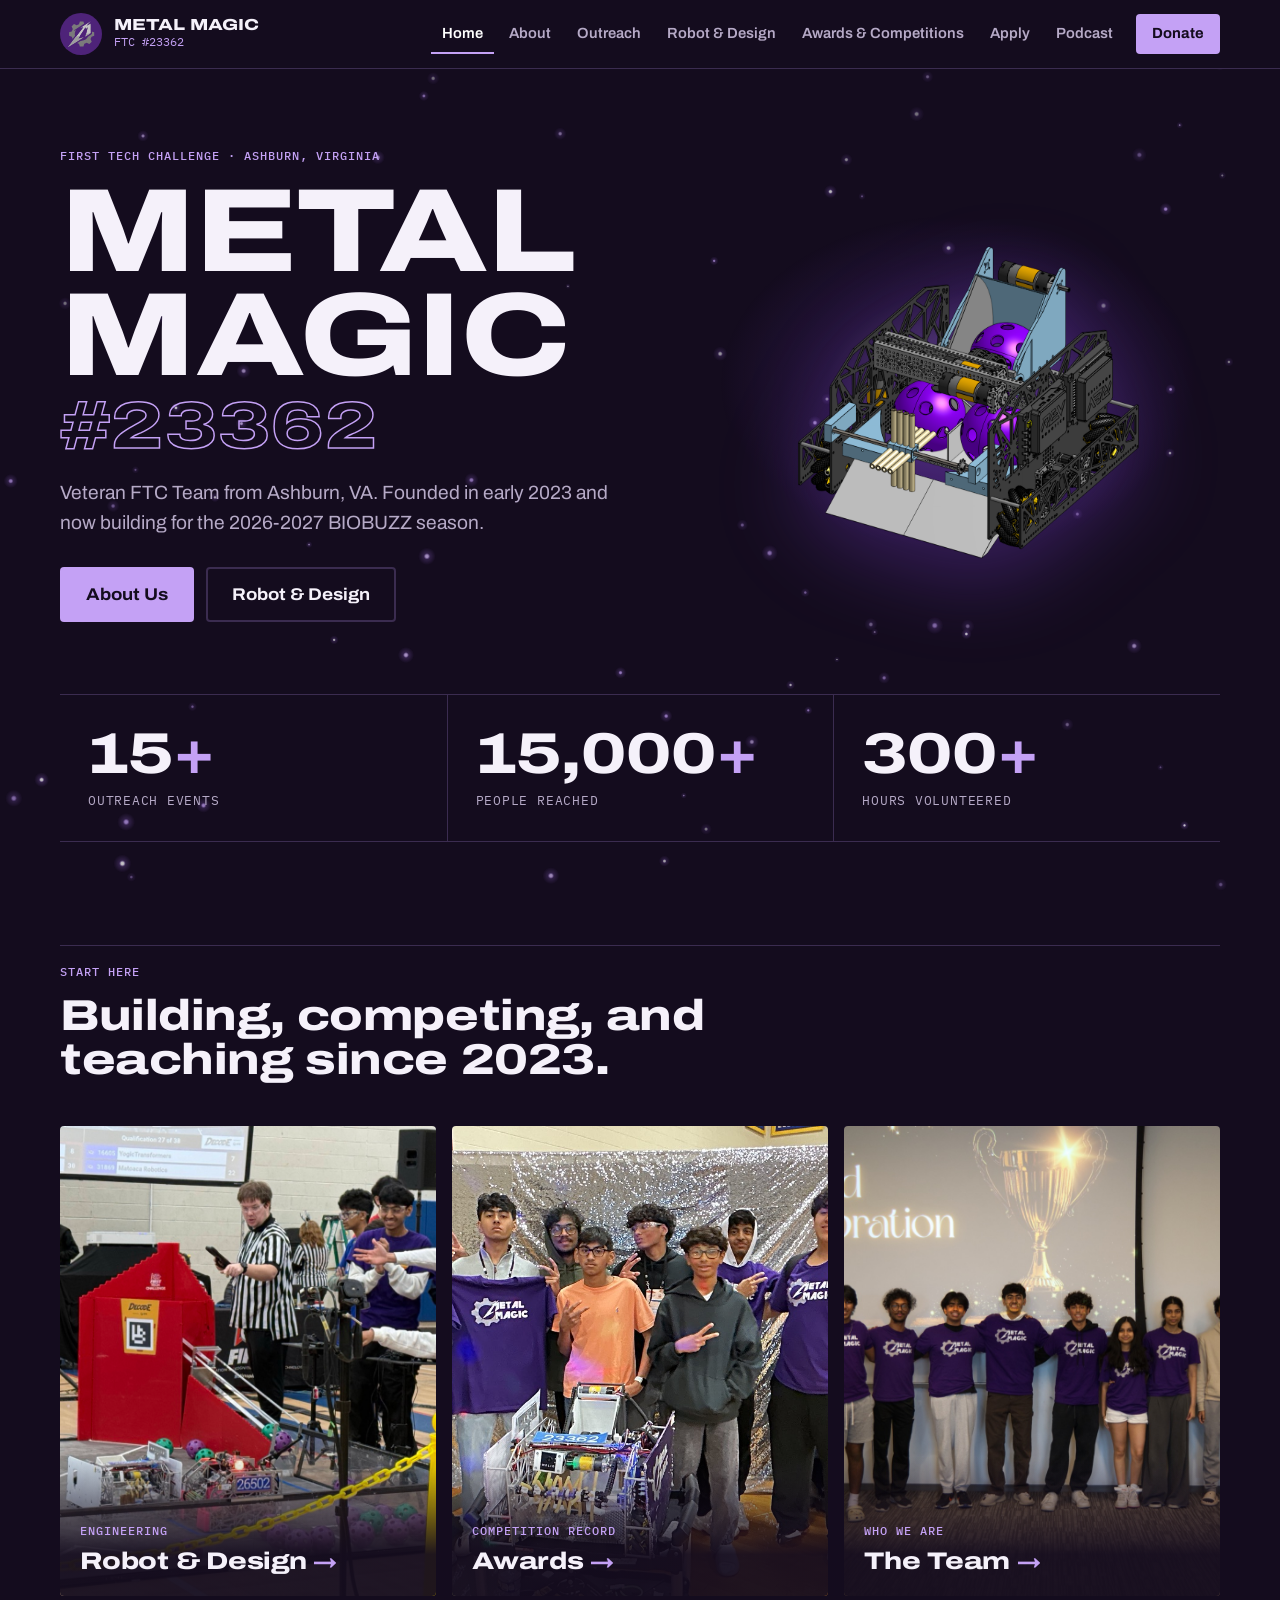
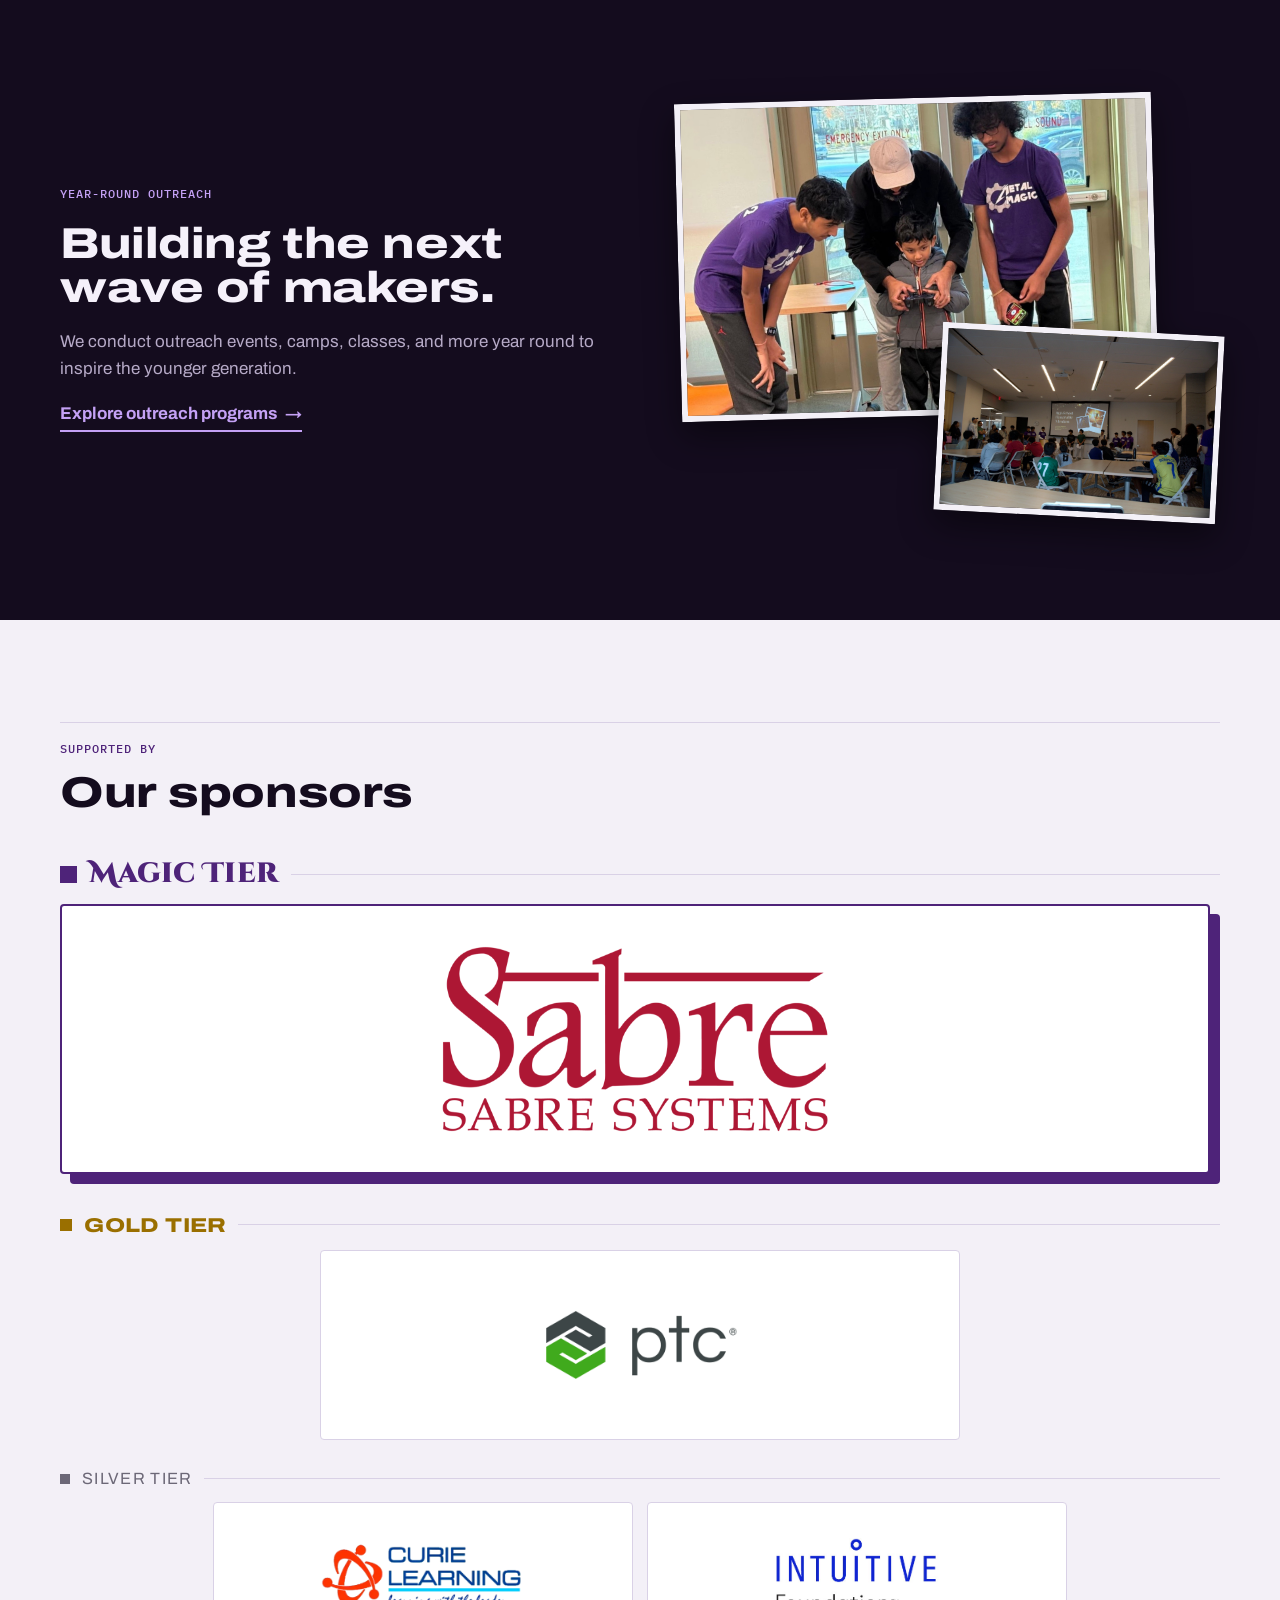
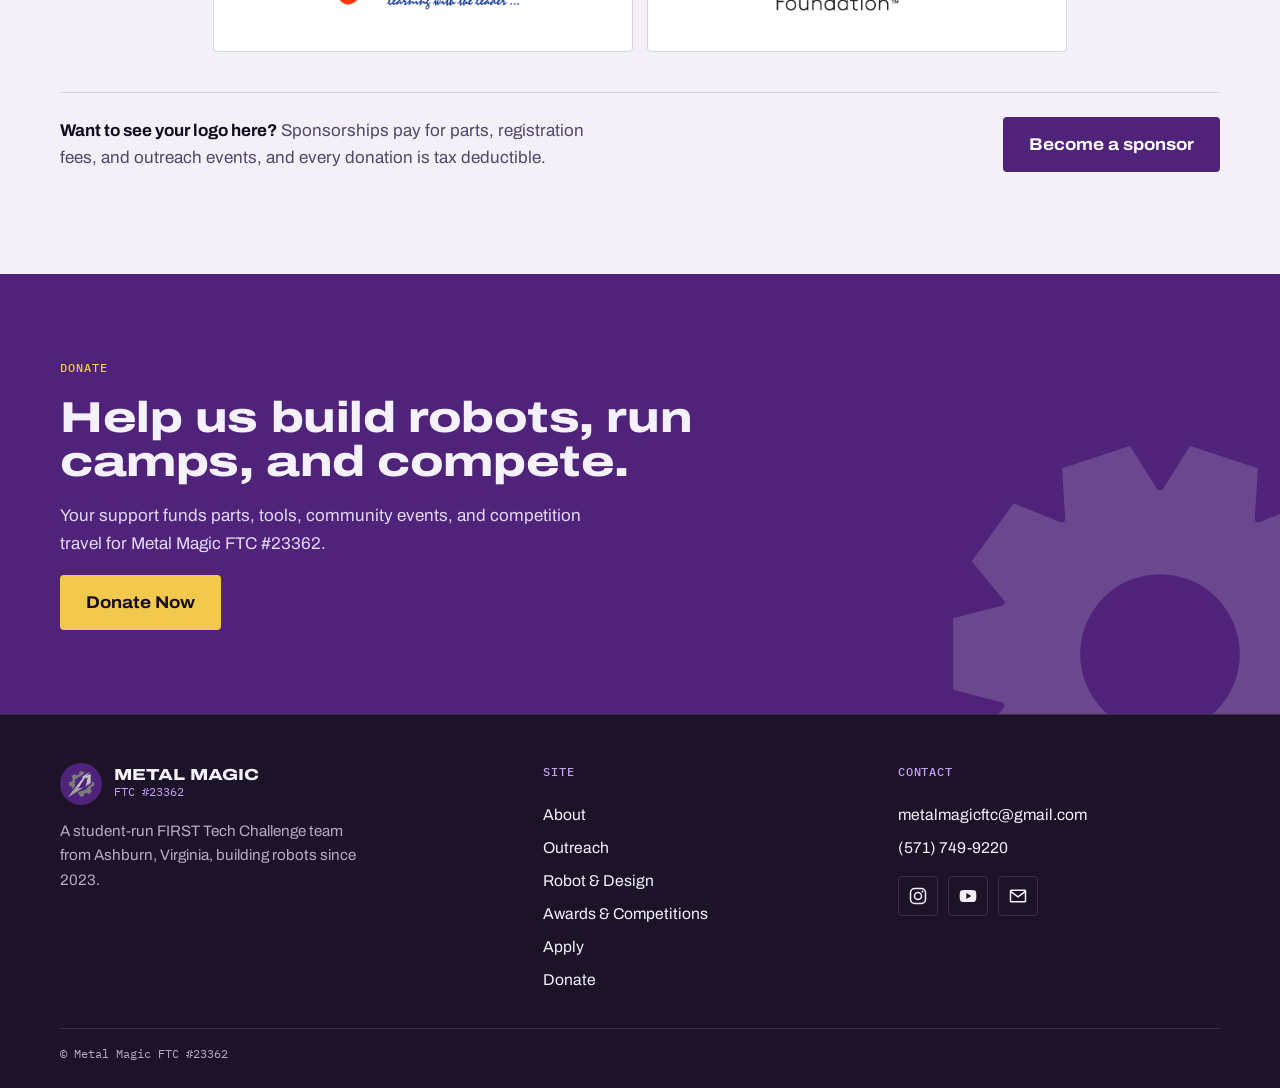
<file: index.html>
<!doctype html>
<html lang="en">
  <head>
    <meta charset="UTF-8" />
    <meta name="viewport" content="width=device-width, initial-scale=1.0" />
    <title>Metal Magic FTC #23362</title>
    <link rel="preconnect" href="https://fonts.googleapis.com" />
    <link rel="preconnect" href="https://fonts.gstatic.com" crossorigin />
    <link href="https://fonts.googleapis.com/css2?family=Archivo:wdth,wght@62..125,400..900&family=IBM+Plex+Mono:wght@400;500;600&family=Cinzel+Decorative:wght@900&display=swap" rel="stylesheet" />
    <link rel="icon" href="favicon.svg" type="image/svg+xml" />
    <link rel="stylesheet" href="styles.css" />

    <style>
      /* ═══════════════════════════════════════
         INTRO OVERLAY — scoped, no conflicts
         ═══════════════════════════════════════ */
      #mm-intro {
        position: fixed;
        inset: 0;
        z-index: 9999;
        background: #0d0a1a; /* deep purple-black matching team purple */
        display: flex;
        flex-direction: column;
        align-items: flex-start;
        justify-content: center;
        overflow: hidden;
      }

      /* full-bleed competition photo */
      #mm-intro-photo {
        position: absolute;
        inset: 0;
        background: url('assets/homebg2.jpg') center 30% / cover no-repeat;
        opacity: 0;
        transform: scale(1.06);
        transition: opacity 1s ease, transform 14s cubic-bezier(0.16,1,0.3,1);
        will-change: transform, opacity;
      }

      /* layered dark gradient — heavy at bottom for text, lighter at top */
      #mm-intro-photo::after {
        content: '';
        position: absolute;
        inset: 0;
        background:
          linear-gradient(to top,    rgba(13,10,26,0.92) 0%,  rgba(13,10,26,0.5) 45%, transparent 70%),
          linear-gradient(to right,  rgba(13,10,26,0.6)  0%,  transparent 65%);
      }

      /* subtle film grain */
      #mm-intro::before {
        content: '';
        position: absolute;
        inset: -50%;
        width: 200%; height: 200%;
        background-image: url("data:image/svg+xml,%3Csvg viewBox='0 0 200 200' xmlns='http://www.w3.org/2000/svg'%3E%3Cfilter id='n'%3E%3CfeTurbulence type='fractalNoise' baseFrequency='0.85' numOctaves='4' stitchTiles='stitch'/%3E%3C/filter%3E%3Crect width='100%25' height='100%25' filter='url(%23n)' opacity='0.05'/%3E%3C/svg%3E");
        pointer-events: none;
        opacity: 0.3;
        animation: mm-grain 0.45s steps(1) infinite;
        z-index: 1;
      }
      @keyframes mm-grain {
        0%   { transform: translate(0,0); }
        25%  { transform: translate(-3%,-2%); }
        50%  { transform: translate(2%, 3%); }
        75%  { transform: translate(-1%, 2%); }
        100% { transform: translate(0,0); }
      }

      /* purple accent bar sweeping in from left at top */
      #mm-intro-bar {
        position: absolute;
        top: 0; left: 0;
        height: 4px;
        width: 0;
        background: linear-gradient(90deg, #7B2FBE, #a855f7);
        z-index: 4;
        transition: width 1.1s cubic-bezier(0.76,0,0.24,1);
      }

      /* team number — top right */
      #mm-intro-badge {
        position: absolute;
        top: 32px; right: 36px;
        font-family: 'Archivo', sans-serif;
        font-size: 0.72rem;
        letter-spacing: 0.22em;
        color: rgba(255,255,255,0.5);
        opacity: 0;
        transform: translateY(-6px);
        transition: opacity 0.5s ease, transform 0.5s ease;
        z-index: 5;
      }
      #mm-intro-badge span {
        color: #a855f7;
      }

      /* copy block */
      #mm-intro-copy {
        position: relative;
        z-index: 5;
        padding: 0 8vw;
        width: 100%;
      }

      #mm-intro-eyebrow {
        font-family: 'Archivo', sans-serif;
        font-size: clamp(0.6rem, 1.1vw, 0.82rem);
        font-weight: 700;
        letter-spacing: 0.3em;
        text-transform: uppercase;
        color: #a855f7;
        opacity: 0;
        transform: translateY(10px);
        margin-bottom: 22px;
        transition: opacity 0.55s ease, transform 0.55s ease;
      }

      #mm-intro-headline {
        font-family: 'Archivo', sans-serif;
        font-weight: 800;
        font-stretch: 125%;
        text-transform: uppercase;
        font-size: clamp(2.6rem, 9vw, 8.5rem);
        line-height: 0.92;
        color: #ffffff;
        letter-spacing: -0.01em;
      }

      .mm-word-wrap {
        display: block;
        overflow: hidden;
        padding-bottom: 0.08em;
      }
      .mm-word {
        display: block;
        transform: translateY(108%);
        transition: transform 0.75s cubic-bezier(0.16,1,0.3,1);
        color: #ffffff;
      }
      .mm-word.purple { color: #a855f7; }

      #mm-intro-sub {
        font-family: 'Archivo', sans-serif;
        font-size: clamp(0.8rem, 1.6vw, 1rem);
        font-weight: 500;
        color: rgba(255,255,255,0.4);
        margin-top: 30px;
        letter-spacing: 0.05em;
        opacity: 0;
        transform: translateY(8px);
        transition: opacity 0.6s ease, transform 0.6s ease;
      }

      /* ── fade exit ── */
      #mm-intro.mm-zooming {
        opacity: 0;
        transition: opacity 0.45s ease;
        pointer-events: none;
      }
      #mm-intro.mm-gone { display: none; }


      @media (prefers-reduced-motion: reduce) {
        #mm-intro-photo,
        .mm-word,
        #mm-intro-eyebrow,
        #mm-intro-badge,
        #mm-intro-sub,
        #mm-intro-bar,
        #mm-intro {
          transition: none !important;
          animation: none !important;
        }
      }
    </style>
  </head>
  <body>

    <div id="mm-intro" aria-hidden="true">
      <div id="mm-intro-photo"></div>
      <div id="mm-intro-bar"></div>
      <div id="mm-intro-badge">FTC <span>#23362</span></div>

      <div id="mm-intro-copy">
        <p id="mm-intro-eyebrow">Ashburn, Virginia · FTC Robotics</p>
        <h2 id="mm-intro-headline" aria-label="We are Metal Magic.">
          <span class="mm-word-wrap"><span class="mm-word">We are</span></span>
          <span class="mm-word-wrap"><span class="mm-word purple">Metal</span></span>
          <span class="mm-word-wrap"><span class="mm-word purple">Magic.</span></span>
        </h2>
        <p id="mm-intro-sub">2026-2027 BIOBUZZ Season - Building. Competing. Inspiring.</p>
      </div>
    </div>
    <!-- ══ END INTRO ══ -->

    <header class="nav" data-nav>
      <div class="wrap nav-inner">
        <a class="brand" href="index.html" aria-label="Metal Magic home">
          <img src="assets/brand/team-logo.svg" alt="" />
          <span><strong>Metal Magic</strong><small>FTC #23362</small></span>
        </a>
        <button class="nav-toggle" type="button" aria-label="Open navigation" aria-expanded="false" data-menu-toggle>
          <span></span><span></span><span></span>
        </button>
        <nav class="nav-links" data-menu>
          <a href="index.html" aria-current="page">Home</a>
          <a href="about.html">About</a>
          <a href="outreach.html">Outreach</a>
          <a href="robot-design.html">Robot &amp; Design</a>
          <a href="awards.html">Awards &amp; Competitions</a>
          <a href="apply.html">Apply</a>
          <a href="https://magic-under-the-hood.vercel.app/" target="_blank" rel="noreferrer">Podcast</a>
          <a class="nav-donate" href="https://hcb.hackclub.com/donations/start/metalmagic" target="_blank" rel="noreferrer">Donate</a>
        </nav>
      </div>
    </header>

    <main>
      <section class="hero">
        <div class="wrap hero-grid">
          <div>
            <p class="label">FIRST Tech Challenge &middot; Ashburn, Virginia</p>
            <h1 class="hero-title" aria-label="Metal Magic 23362">
              <span>Metal</span>
              <span>Magic</span>
              <span class="team-number">#23362</span>
            </h1>
            <p class="lead">
              Veteran FTC Team from Ashburn, VA. Founded in early 2023 and now building
              for the 2026-2027 BIOBUZZ season.
            </p>
            <div class="button-row">
              <a class="btn btn-primary" href="about.html">About Us</a>
              <a class="btn btn-ghost" href="robot-design.html">Robot &amp; Design</a>
            </div>
          </div>
          <figure class="hero-art">
            <img src="assets/robot/hero-robot.png" alt="CAD render of the Metal Magic robot" width="1400" height="1081" />
          </figure>
        </div>
      </section>

      <div class="wrap">
        <div class="stats" aria-label="Team impact">
          <div class="stat"><strong>15<em>+</em></strong><span>Outreach events</span></div>
          <div class="stat"><strong>15,000<em>+</em></strong><span>People reached</span></div>
          <div class="stat"><strong>300<em>+</em></strong><span>Hours volunteered</span></div>
        </div>
      </div>

      <section class="section">
        <div class="wrap">
          <div class="section-head">
            <p class="label">Start here</p>
            <h2>Building, competing, and teaching since 2023.</h2>
          </div>
          <div class="tiles">
            <a class="tile" href="robot-design.html">
              <img loading="lazy" decoding="async" src="assets/homebg.jpg" alt="" />
              <div class="tile-copy"><p class="label">Engineering</p><h3>Robot &amp; Design</h3></div>
            </a>
            <a class="tile" href="awards.html">
              <img loading="lazy" decoding="async" src="assets/awards/carolina-premier-2026.jpg" alt="" />
              <div class="tile-copy"><p class="label">Competition record</p><h3>Awards</h3></div>
            </a>
            <a class="tile" href="about.html">
              <img loading="lazy" decoding="async" src="assets/teamphoto.jpg" alt="" />
              <div class="tile-copy"><p class="label">Who we are</p><h3>The Team</h3></div>
            </a>
          </div>
        </div>
      </section>

      <section class="section" style="padding-top: 0">
        <div class="wrap split">
          <div class="split-copy">
            <p class="label">Year-round outreach</p>
            <h2>Building the next wave of makers.</h2>
            <p>
              We conduct outreach events, camps, classes, and more year round to inspire
              the younger generation.
            </p>
            <a class="text-link" href="outreach.html">Explore outreach programs</a>
          </div>
          <div class="photo-stack">
            <img class="print" loading="lazy" decoding="async" src="assets/outreach/library-events.jpg" alt="Students at a Metal Magic library event" />
            <img class="print" loading="lazy" decoding="async" src="assets/outreach/code-crush-hackathon-2.jpg" alt="Code Crush Hackathon" />
          </div>
        </div>
      </section>

      <section class="section sponsors" aria-labelledby="sponsors-heading">
        <div class="wrap">
          <div class="section-head">
            <p class="label">Supported by</p>
            <h2 id="sponsors-heading">Our sponsors</h2>
          </div>
          <div class="sponsor-tier sponsor-tier-magic">
            <p class="sponsor-tier-label">Magic Tier</p>
            <div class="sponsor-grid">
              <a class="sponsor-card" href="https://www.sabresystems.com/" target="_blank" rel="noreferrer">
                <img loading="lazy" decoding="async" src="assets/sponsors/sabre-systems.png" alt="Sabre Systems logo" />
                <span class="sponsor-blurb"><strong>Sabre Systems</strong><span>Defense and federal contractor delivering full-lifecycle software, systems, and operations work for the U.S. Department of Defense and civilian agencies.</span></span>
              </a>
            </div>
          </div>
          <div class="sponsor-tier sponsor-tier-gold">
            <p class="sponsor-tier-label">Gold Tier</p>
            <div class="sponsor-grid">
              <a class="sponsor-card" href="https://www.ptc.com/" target="_blank" rel="noreferrer">
                <img loading="lazy" decoding="async" src="assets/sponsors/ptc.png" alt="PTC logo" />
                <span class="sponsor-blurb"><strong>PTC</strong><span>The company behind Onshape and Creo, the CAD and product-development software engineers use to design real products.</span></span>
              </a>
            </div>
          </div>
          <div class="sponsor-tier sponsor-tier-silver">
            <p class="sponsor-tier-label">Silver Tier</p>
            <div class="sponsor-grid">
              <a class="sponsor-card" href="https://curielearning.com/" target="_blank" rel="noreferrer">
                <img loading="lazy" decoding="async" src="assets/sponsors/curie.jpg" alt="Curie Learning logo" />
                <span class="sponsor-blurb"><strong>Curie Learning</strong><span>After-school enrichment for K–12 students in Northern Virginia, and our partner for camps, courses, and kickoff events.</span></span>
              </a>
              <a class="sponsor-card" href="https://www.intuitive-foundation.org/" target="_blank" rel="noreferrer">
                <img loading="lazy" decoding="async" src="assets/sponsors/intuitive-foundation.jpg" alt="Intuitive Foundation logo" />
                <span class="sponsor-blurb"><strong>Intuitive Foundation</strong><span>Philanthropic foundation that funds medical research, STEM education, and healthcare training.</span></span>
              </a>
            </div>
          </div>
          <div class="sponsor-cta">
            <p><strong>Want to see your logo here?</strong> Sponsorships pay for parts, registration fees, and outreach events, and every donation is tax deductible.</p>
            <a class="btn" href="mailto:metalmagicftc@gmail.com?subject=Sponsoring%20Metal%20Magic">Become a sponsor</a>
          </div>
        </div>
      </section>

      <section class="band">
        <div class="wrap band-inner">
          <p class="label">Donate</p>
          <h2>Help us build robots, run camps, and compete.</h2>
          <p>
            Your support funds parts, tools, community events, and competition travel for
            Metal Magic FTC #23362.
          </p>
          <a class="btn btn-gold" href="https://hcb.hackclub.com/donations/start/metal-magic-ftc-23362" target="_blank" rel="noreferrer">Donate Now</a>
        </div>
      </section>
    </main>

    <footer class="footer">
      <div class="wrap footer-grid">
        <div class="footer-brand">
          <a class="brand" href="index.html">
            <img src="assets/brand/team-logo.svg" alt="" />
            <span><strong>Metal Magic</strong><small>FTC #23362</small></span>
          </a>
          <p>A student-run FIRST Tech Challenge team from Ashburn, Virginia, building robots since 2023.</p>
        </div>
        <div class="footer-col">
          <h4>Site</h4>
          <a href="about.html">About</a>
          <a href="outreach.html">Outreach</a>
          <a href="robot-design.html">Robot &amp; Design</a>
          <a href="awards.html">Awards &amp; Competitions</a>
          <a href="apply.html">Apply</a>
          <a href="https://hcb.hackclub.com/donations/start/metal-magic-ftc-23362" target="_blank" rel="noreferrer">Donate</a>
        </div>
        <div class="footer-col">
          <h4>Contact</h4>
          <a href="mailto:metalmagicftc@gmail.com">metalmagicftc@gmail.com</a>
          <a href="tel:+15717499220">(571) 749-9220</a>
          <div class="socials" aria-label="Social links">
            <a href="https://www.instagram.com/metalmagicftc" target="_blank" rel="noreferrer" aria-label="Instagram">
              <svg viewBox="0 0 24 24" aria-hidden="true"><rect x="3" y="3" width="18" height="18" rx="5" fill="none" stroke="currentColor" stroke-width="1.8"/><circle cx="12" cy="12" r="4.2" fill="none" stroke="currentColor" stroke-width="1.8"/><circle cx="17.4" cy="6.6" r="1.15" fill="currentColor"/></svg>
            </a>
            <a href="https://www.youtube.com/@metalmagicftc" target="_blank" rel="noreferrer" aria-label="YouTube">
              <svg viewBox="0 0 24 24" aria-hidden="true"><path d="M21.6 7.2a2.8 2.8 0 0 0-2-2C17.9 4.7 12 4.7 12 4.7s-5.9 0-7.6.5a2.8 2.8 0 0 0-2 2A29.2 29.2 0 0 0 2 12a29.2 29.2 0 0 0 .4 4.8 2.8 2.8 0 0 0 2 2c1.7.5 7.6.5 7.6.5s5.9 0 7.6-.5a2.8 2.8 0 0 0 2-2A29.2 29.2 0 0 0 22 12a29.2 29.2 0 0 0-.4-4.8ZM10 15.5v-7l6 3.5-6 3.5Z" fill="currentColor"/></svg>
            </a>
            <a href="mailto:metalmagicftc@gmail.com" aria-label="Email">
              <svg viewBox="0 0 24 24" aria-hidden="true"><path d="M4 5h16a1 1 0 0 1 1 1v12a1 1 0 0 1-1 1H4a1 1 0 0 1-1-1V6a1 1 0 0 1 1-1Zm0 2 8 6 8-6" fill="none" stroke="currentColor" stroke-width="1.8" stroke-linecap="round" stroke-linejoin="round"/></svg>
            </a>
          </div>
        </div>
      </div>
      <div class="wrap footer-meta">&copy; Metal Magic FTC #23362</div>
    </footer>

    <script src="script.js"></script>

    <script>
      /* ── Metal Magic Intro Sequence ── */
      (function () {
        var reduced = window.matchMedia('(prefers-reduced-motion: reduce)').matches;
        var done = false;

        function after(ms, fn) { return setTimeout(fn, reduced ? 0 : ms); }

        var intro   = document.getElementById('mm-intro');
        var photo   = document.getElementById('mm-intro-photo');
        var bar     = document.getElementById('mm-intro-bar');
        var badge   = document.getElementById('mm-intro-badge');
        var eyebrow = document.getElementById('mm-intro-eyebrow');
        var words   = document.querySelectorAll('#mm-intro-headline .mm-word');
        var sub     = document.getElementById('mm-intro-sub');

        // collect all timers so we can cancel on early exit
        var timers = [];
        function schedule(ms, fn) { timers.push(after(ms, fn)); }

        // scroll / click / key input lets the visitor skip the intro
        var skipEvents = ['wheel', 'scroll', 'touchstart', 'touchmove', 'keydown', 'pointerdown', 'click'];

        function addSkipListeners() {
          if (done) return;
          skipEvents.forEach(function (evt) {
            window.addEventListener(evt, dismiss, { passive: true });
          });
        }

        function removeSkipListeners() {
          skipEvents.forEach(function (evt) {
            window.removeEventListener(evt, dismiss);
          });
        }

        function dismiss() {
          if (done) return;
          done = true;
          removeSkipListeners();
          timers.forEach(clearTimeout);
          intro.classList.add('mm-zooming');
          setTimeout(function () {
            intro.classList.add('mm-gone');
          }, reduced ? 0 : 460);
        }

        // arm skipping almost immediately, but not so early that a stray
        // event fired during page load kills the intro before it renders
        after(250, addSkipListeners);

        // 1 — photo fades + slow zoom
        schedule(60, function () {
          photo.style.opacity   = '1';
          photo.style.transform = 'scale(1)';
        });

        // 2 — purple bar sweeps across top
        schedule(150, function () {
          bar.style.width = '100%';
        });

        // 3 — badge drops in
        schedule(420, function () {
          badge.style.opacity   = '1';
          badge.style.transform = 'translateY(0)';
        });

        // 4 — eyebrow
        schedule(720, function () {
          eyebrow.style.opacity   = '1';
          eyebrow.style.transform = 'translateY(0)';
        });

        // 5 — words clip up one by one
        [980, 1180, 1390].forEach(function (delay, i) {
          schedule(delay, function () {
            words[i].style.transform = 'translateY(0)';
          });
        });

        // 6 — subtitle
        schedule(1750, function () {
          sub.style.opacity   = '1';
          sub.style.transform = 'translateY(0)';
        });

        // 7 — auto-dismiss after hold
        schedule(3300, dismiss);

      })();
    </script>
  </body>
</html>
</file>
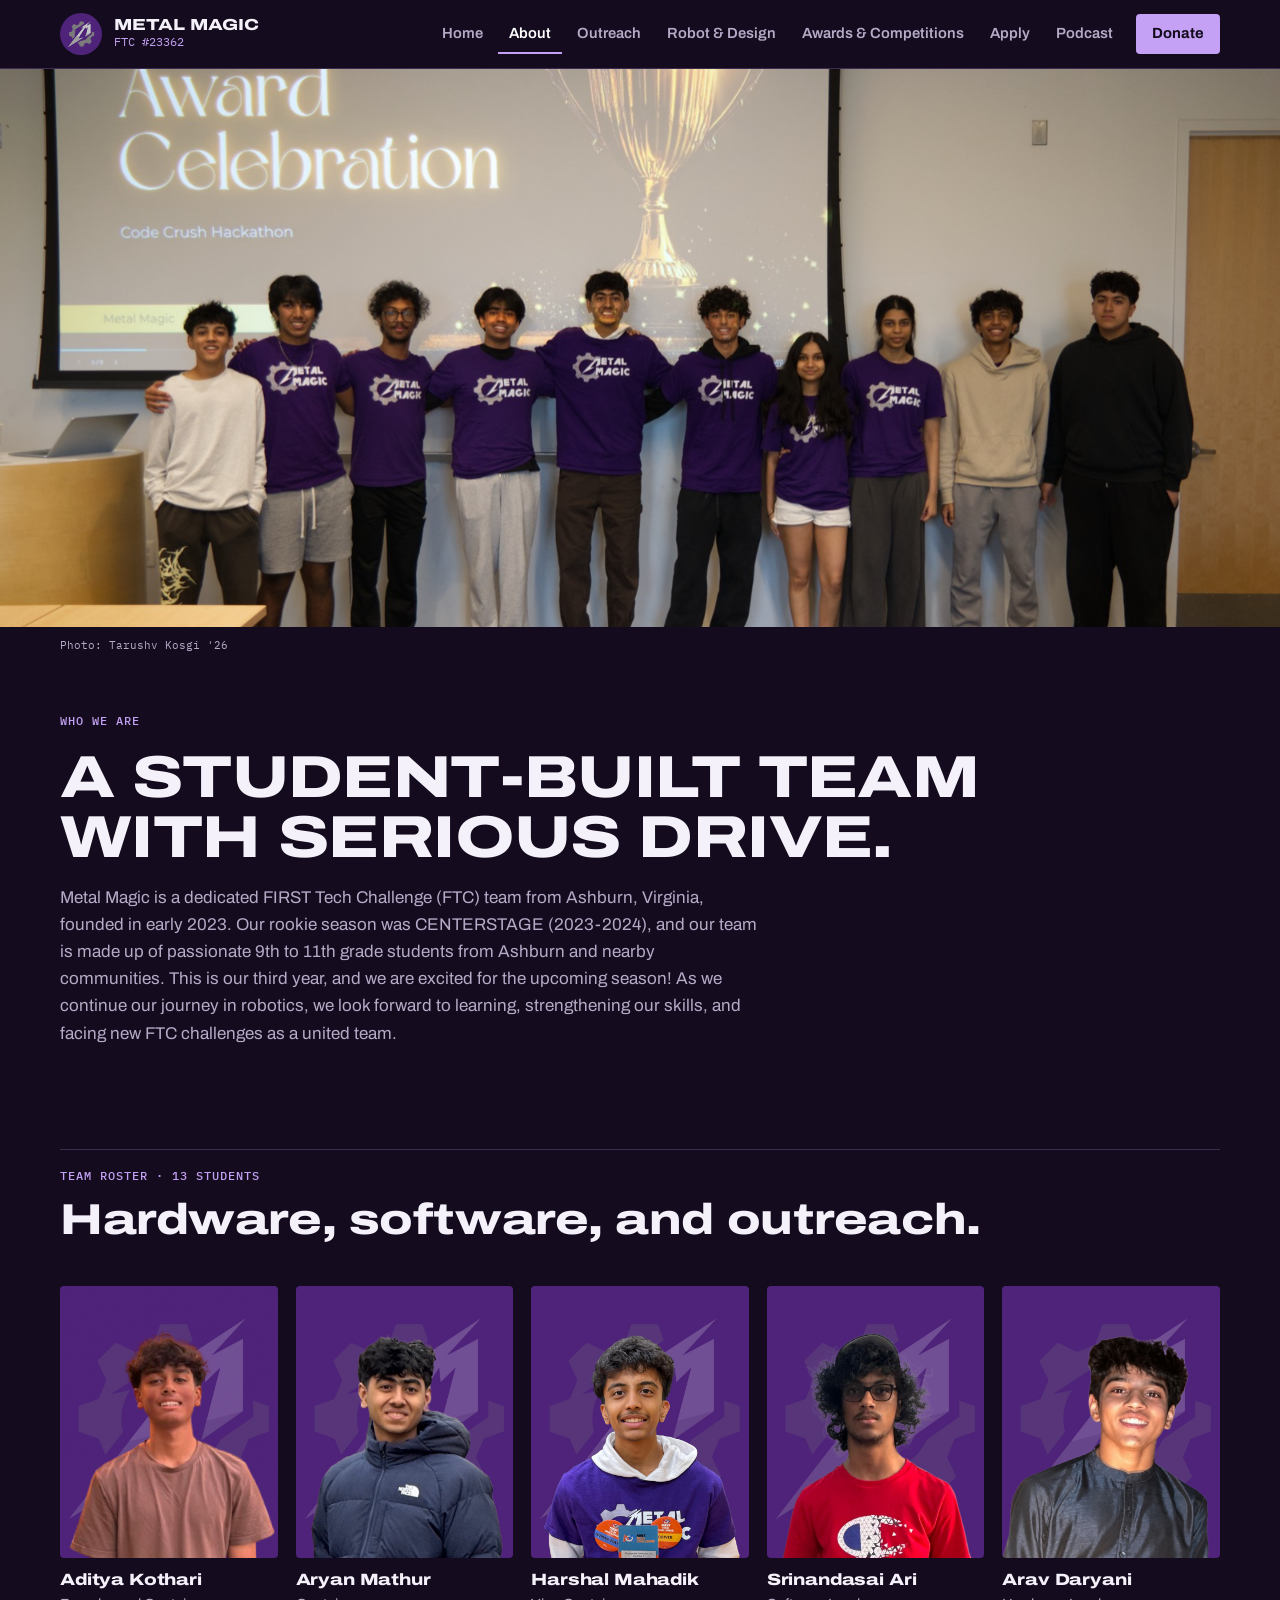
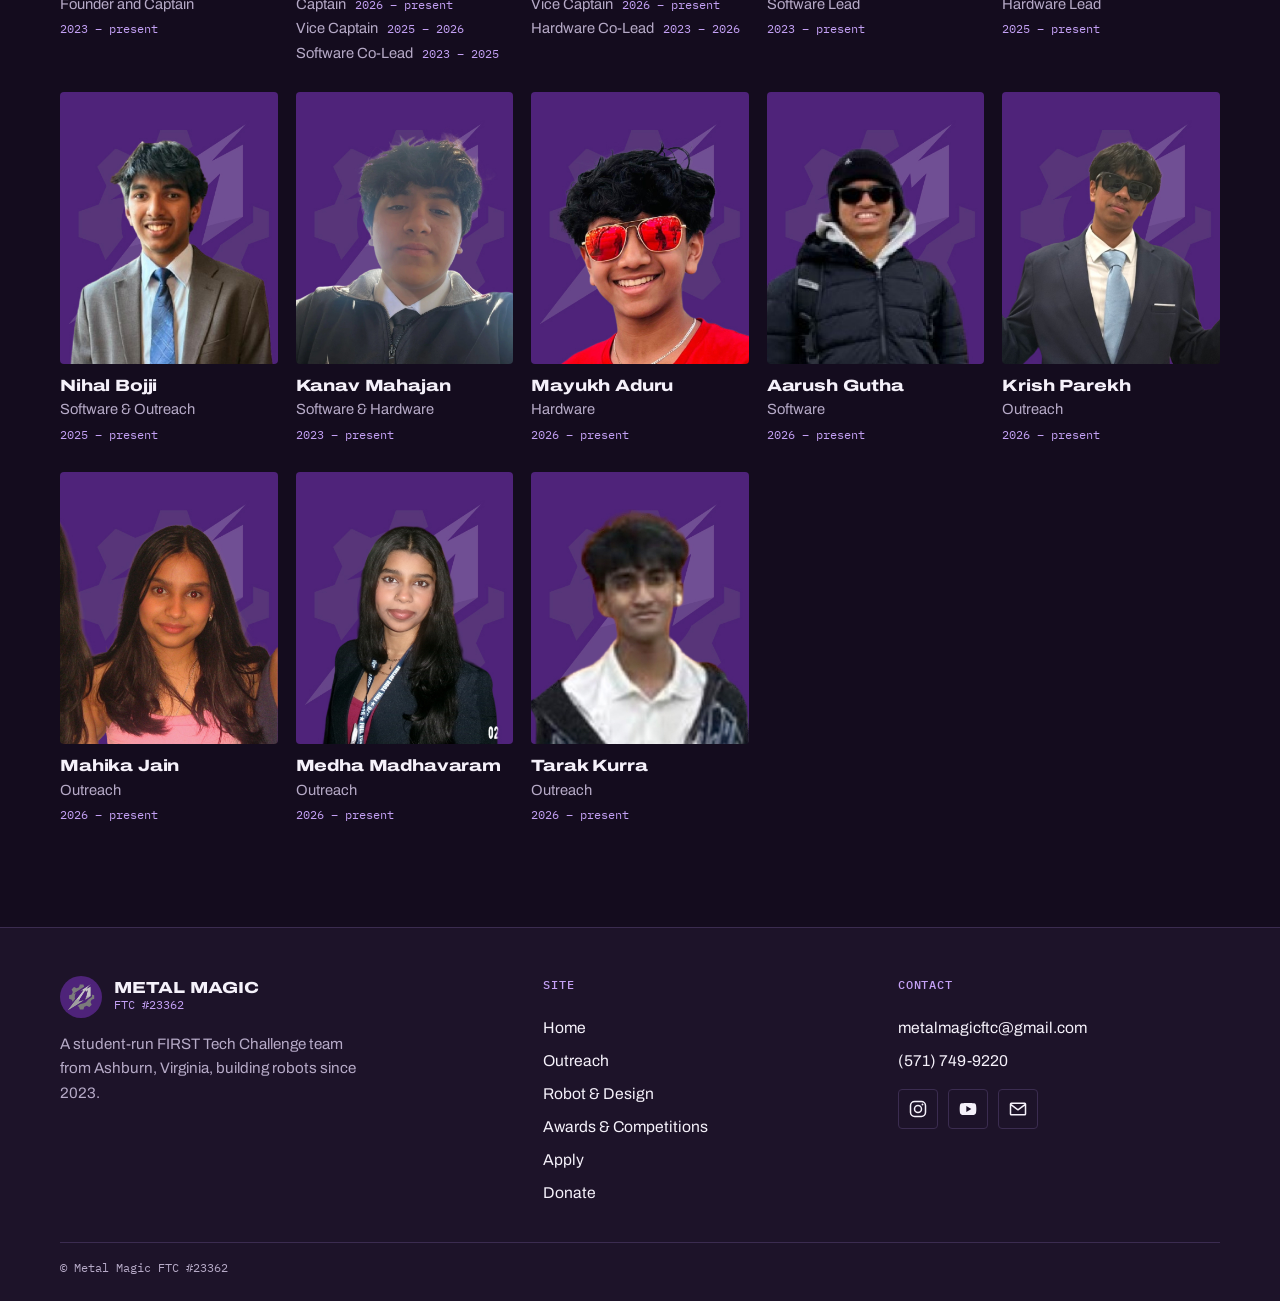
<file: about.html>
<!doctype html>
<html lang="en">
  <head>
    <meta charset="UTF-8" />
    <meta name="viewport" content="width=device-width, initial-scale=1.0" />
    <title>About | Metal Magic FTC #23362</title>
    <link rel="preconnect" href="https://fonts.googleapis.com" />
    <link rel="preconnect" href="https://fonts.gstatic.com" crossorigin />
    <link href="https://fonts.googleapis.com/css2?family=Archivo:wdth,wght@62..125,400..900&family=IBM+Plex+Mono:wght@400;500;600&display=swap" rel="stylesheet" />
    <link rel="icon" href="favicon.svg" type="image/svg+xml" />
    <link rel="stylesheet" href="styles.css" />
  </head>
  <body>
    <header class="nav" data-nav>
      <div class="wrap nav-inner">
        <a class="brand" href="index.html" aria-label="Metal Magic home">
          <img src="assets/brand/team-logo.svg" alt="" />
          <span><strong>Metal Magic</strong><small>FTC #23362</small></span>
        </a>
        <button class="nav-toggle" type="button" aria-label="Open navigation" aria-expanded="false" data-menu-toggle>
          <span></span><span></span><span></span>
        </button>
        <nav class="nav-links" data-menu>
          <a href="index.html">Home</a>
          <a href="about.html" aria-current="page">About</a>
          <a href="outreach.html">Outreach</a>
          <a href="robot-design.html">Robot &amp; Design</a>
          <a href="awards.html">Awards &amp; Competitions</a>
          <a href="apply.html">Apply</a>
          <a href="https://magic-under-the-hood.vercel.app/" target="_blank" rel="noreferrer">Podcast</a>
          <a class="nav-donate" href="https://hcb.hackclub.com/donations/start/metalmagic" target="_blank" rel="noreferrer">Donate</a>
        </nav>
      </div>
    </header>

    <main>
      <section class="photo-head">
        <img src="assets/teamphoto.jpg" alt="The Metal Magic team" />
        <div class="wrap">
          <p class="photo-credit">Photo: Tarushv Kosgi '26</p>
          <div class="photo-head-copy">
            <p class="label">Who we are</p>
            <h1>A student-built team with serious drive.</h1>
            <p>
              Metal Magic is a dedicated FIRST Tech Challenge (FTC) team from Ashburn,
              Virginia, founded in early 2023. Our rookie season was CENTERSTAGE
              (2023-2024), and our team is made up of passionate 9th to 11th grade
              students from Ashburn and nearby communities. This is our third year, and
              we are excited for the upcoming season! As we continue our journey in
              robotics, we look forward to learning, strengthening our skills, and facing
              new FTC challenges as a united team.
            </p>
          </div>
        </div>
      </section>

      <section class="section">
        <div class="wrap">
          <div class="section-head">
            <p class="label">Team roster &middot; 13 students</p>
            <h2>Hardware, software, and outreach.</h2>
          </div>
          <div class="roster">
            <article class="member">
              <img loading="lazy" decoding="async" src="assets/team/aditya-kothari.jpg" alt="Aditya Kothari" width="396" height="567" />
              <h3>Aditya Kothari</h3>
              <p>Founder and Captain</p>
              <span>2023 – present</span>
            </article>
            <article class="member">
              <img loading="lazy" decoding="async" src="assets/team/aryan-mathur.jpg" alt="Aryan Mathur" width="396" height="567" />
              <h3>Aryan Mathur</h3>
              <p>Captain <span>2026 – present</span></p>
              <p>Vice Captain <span>2025 – 2026</span></p>
              <p>Software Co-Lead <span>2023 – 2025</span></p>
            </article>
            <article class="member">
              <img loading="lazy" decoding="async" src="assets/team/harshal-mahadik.jpg" alt="Harshal Mahadik" width="396" height="567" />
              <h3>Harshal Mahadik</h3>
              <p>Vice Captain <span>2026 – present</span></p>
              <p>Hardware Co-Lead <span>2023 – 2026</span></p>
            </article>
            <article class="member">
              <img loading="lazy" decoding="async" src="assets/team/srinandasai-ari.jpg" alt="Srinandasai Ari" width="396" height="567" />
              <h3>Srinandasai Ari</h3>
              <p>Software Lead</p>
              <span>2023 – present</span>
            </article>
            <article class="member">
              <img loading="lazy" decoding="async" src="assets/team/arav-daryani.jpg" alt="Arav Daryani" width="396" height="567" />
              <h3>Arav Daryani</h3>
              <p>Hardware Lead</p>
              <span>2025 – present</span>
            </article>
            <article class="member">
              <img loading="lazy" decoding="async" src="assets/team/nihal-bojji.jpg" alt="Nihal Bojji" width="396" height="567" />
              <h3>Nihal Bojji</h3>
              <p>Software &amp; Outreach</p>
              <span>2025 – present</span>
            </article>
            <article class="member">
              <img loading="lazy" decoding="async" src="assets/team/kanav-mahajan.jpg" alt="Kanav Mahajan" width="396" height="567" />
              <h3>Kanav Mahajan</h3>
              <p>Software &amp; Hardware</p>
              <span>2023 – present</span>
            </article>
            <article class="member">
              <img loading="lazy" decoding="async" src="assets/team/mayukh-aduru.jpg" alt="Mayukh Aduru" width="396" height="567" />
              <h3>Mayukh Aduru</h3>
              <p>Hardware</p>
              <span>2026 – present</span>
            </article>
            <article class="member">
              <img loading="lazy" decoding="async" src="assets/team/aarush-gutha.jpg" alt="Aarush Gutha" width="396" height="567" />
              <h3>Aarush Gutha</h3>
              <p>Software</p>
              <span>2026 – present</span>
            </article>
            <article class="member">
              <img loading="lazy" decoding="async" src="assets/team/krish-parekh.jpg" alt="Krish Parekh" width="396" height="567" />
              <h3>Krish Parekh</h3>
              <p>Outreach</p>
              <span>2026 – present</span>
            </article>
            <article class="member">
              <img loading="lazy" decoding="async" src="assets/team/mahika-jain.jpg" alt="Mahika Jain" width="396" height="567" />
              <h3>Mahika Jain</h3>
              <p>Outreach</p>
              <span>2026 – present</span>
            </article>
            <article class="member">
              <img loading="lazy" decoding="async" src="assets/team/medha-madhavaram.jpg" alt="Medha Madhavaram" width="396" height="567" />
              <h3>Medha Madhavaram</h3>
              <p>Outreach</p>
              <span>2026 – present</span>
            </article>
            <article class="member">
              <img loading="lazy" decoding="async" src="assets/team/tarak-kurra.jpg" alt="Tarak Kurra" width="396" height="567" />
              <h3>Tarak Kurra</h3>
              <p>Outreach</p>
              <span>2026 – present</span>
            </article>
          </div>
        </div>
      </section>
    </main>

    <footer class="footer">
      <div class="wrap footer-grid">
        <div class="footer-brand">
          <a class="brand" href="index.html">
            <img src="assets/brand/team-logo.svg" alt="" />
            <span><strong>Metal Magic</strong><small>FTC #23362</small></span>
          </a>
          <p>A student-run FIRST Tech Challenge team from Ashburn, Virginia, building robots since 2023.</p>
        </div>
        <div class="footer-col">
          <h4>Site</h4>
          <a href="index.html">Home</a>
          <a href="outreach.html">Outreach</a>
          <a href="robot-design.html">Robot &amp; Design</a>
          <a href="awards.html">Awards &amp; Competitions</a>
          <a href="apply.html">Apply</a>
          <a href="https://hcb.hackclub.com/donations/start/metal-magic-ftc-23362" target="_blank" rel="noreferrer">Donate</a>
        </div>
        <div class="footer-col">
          <h4>Contact</h4>
          <a href="mailto:metalmagicftc@gmail.com">metalmagicftc@gmail.com</a>
          <a href="tel:+15717499220">(571) 749-9220</a>
          <div class="socials" aria-label="Social links">
            <a href="https://www.instagram.com/metalmagicftc" target="_blank" rel="noreferrer" aria-label="Instagram">
              <svg viewBox="0 0 24 24" aria-hidden="true"><rect x="3" y="3" width="18" height="18" rx="5" fill="none" stroke="currentColor" stroke-width="1.8"/><circle cx="12" cy="12" r="4.2" fill="none" stroke="currentColor" stroke-width="1.8"/><circle cx="17.4" cy="6.6" r="1.15" fill="currentColor"/></svg>
            </a>
            <a href="https://www.youtube.com/@metalmagicftc" target="_blank" rel="noreferrer" aria-label="YouTube">
              <svg viewBox="0 0 24 24" aria-hidden="true"><path d="M21.6 7.2a2.8 2.8 0 0 0-2-2C17.9 4.7 12 4.7 12 4.7s-5.9 0-7.6.5a2.8 2.8 0 0 0-2 2A29.2 29.2 0 0 0 2 12a29.2 29.2 0 0 0 .4 4.8 2.8 2.8 0 0 0 2 2c1.7.5 7.6.5 7.6.5s5.9 0 7.6-.5a2.8 2.8 0 0 0 2-2A29.2 29.2 0 0 0 22 12a29.2 29.2 0 0 0-.4-4.8ZM10 15.5v-7l6 3.5-6 3.5Z" fill="currentColor"/></svg>
            </a>
            <a href="mailto:metalmagicftc@gmail.com" aria-label="Email">
              <svg viewBox="0 0 24 24" aria-hidden="true"><path d="M4 5h16a1 1 0 0 1 1 1v12a1 1 0 0 1-1 1H4a1 1 0 0 1-1-1V6a1 1 0 0 1 1-1Zm0 2 8 6 8-6" fill="none" stroke="currentColor" stroke-width="1.8" stroke-linecap="round" stroke-linejoin="round"/></svg>
            </a>
          </div>
        </div>
      </div>
      <div class="wrap footer-meta">&copy; Metal Magic FTC #23362</div>
    </footer>

    <script src="script.js"></script>
  </body>
</html>
</file>
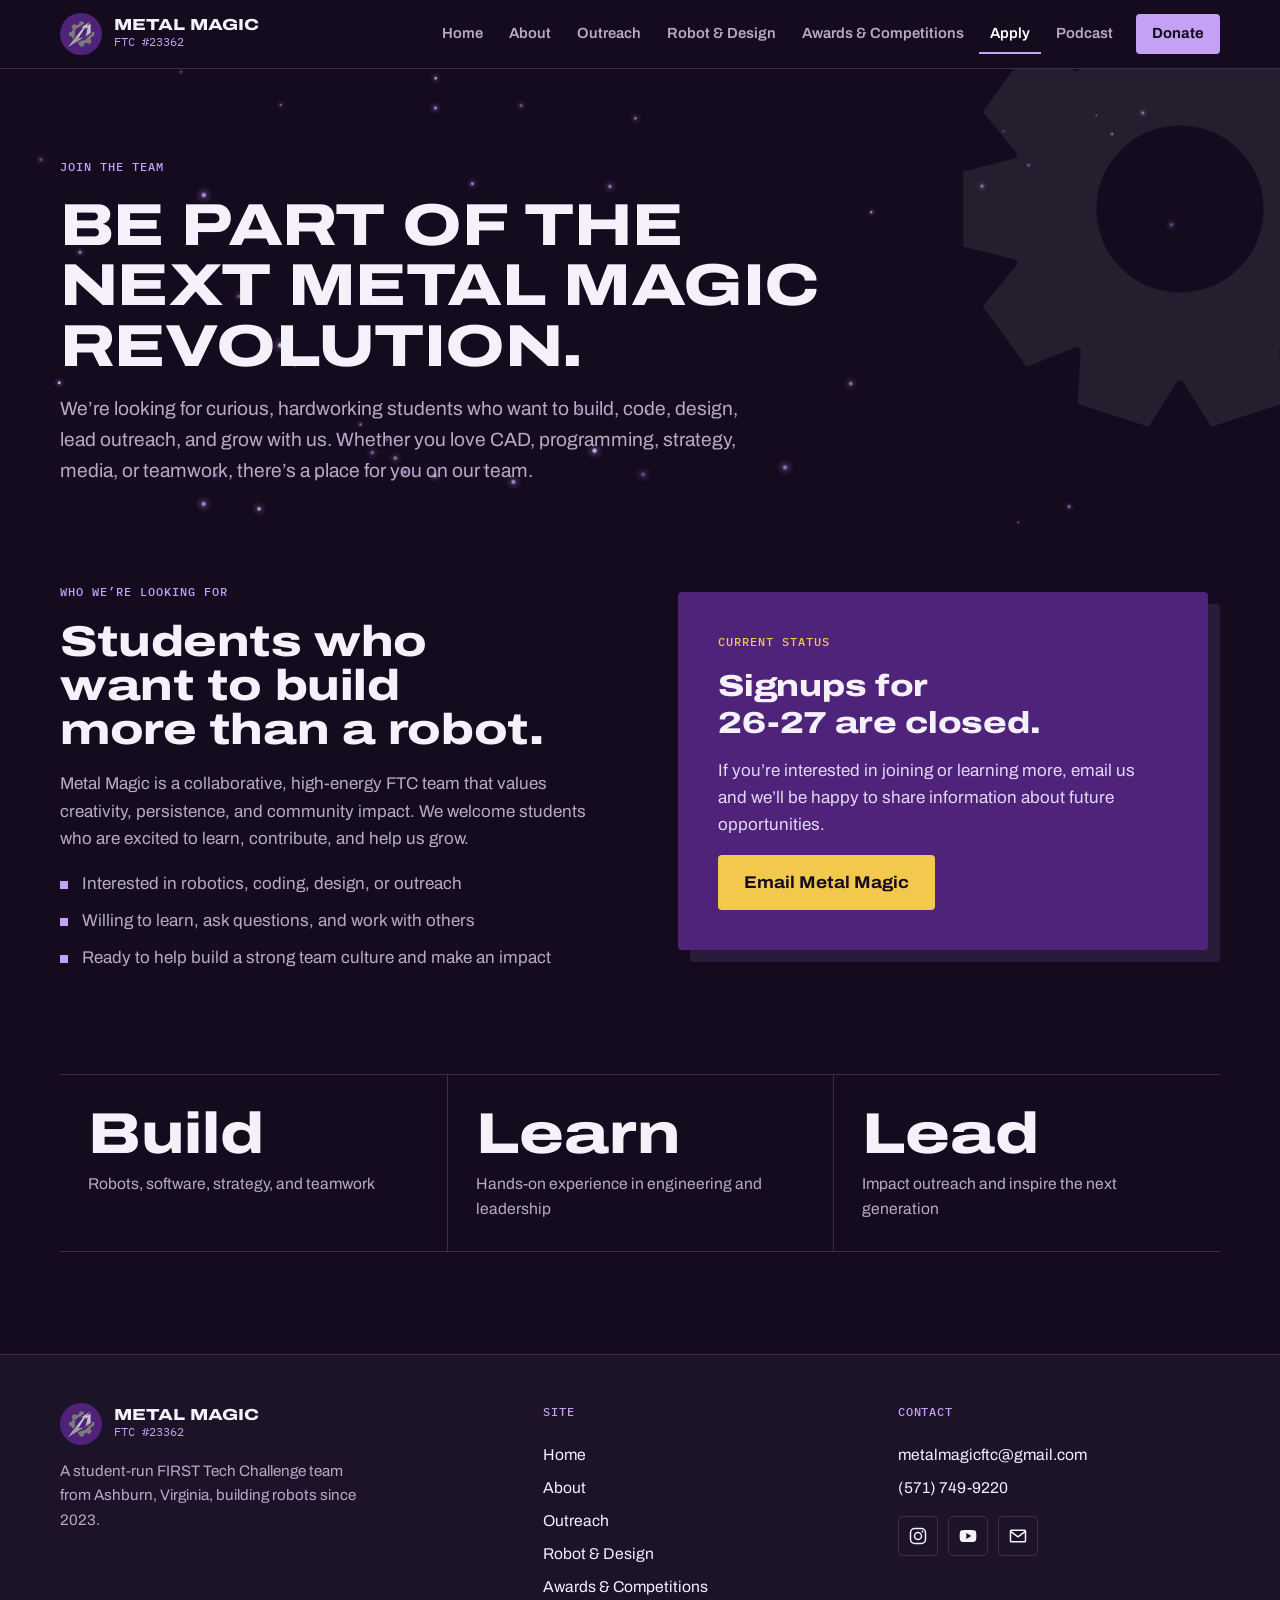
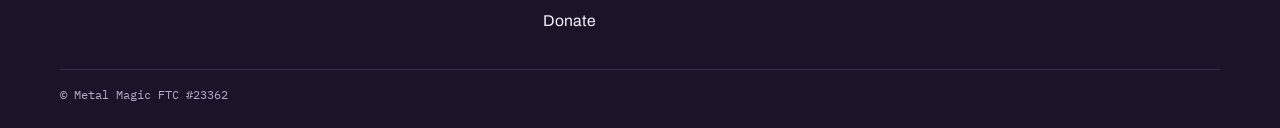
<file: apply.html>
<!doctype html>
<html lang="en">
  <head>
    <meta charset="UTF-8" />
    <meta name="viewport" content="width=device-width, initial-scale=1.0" />
    <title>Apply | Metal Magic FTC #23362</title>
    <link rel="preconnect" href="https://fonts.googleapis.com" />
    <link rel="preconnect" href="https://fonts.gstatic.com" crossorigin />
    <link href="https://fonts.googleapis.com/css2?family=Archivo:wdth,wght@62..125,400..900&family=IBM+Plex+Mono:wght@400;500;600&display=swap" rel="stylesheet" />
    <link rel="icon" href="favicon.svg" type="image/svg+xml" />
    <link rel="stylesheet" href="styles.css" />
  </head>
  <body>
    <header class="nav" data-nav>
      <div class="wrap nav-inner">
        <a class="brand" href="index.html" aria-label="Metal Magic home">
          <img src="assets/brand/team-logo.svg" alt="" />
          <span><strong>Metal Magic</strong><small>FTC #23362</small></span>
        </a>
        <button class="nav-toggle" type="button" aria-label="Open navigation" aria-expanded="false" data-menu-toggle>
          <span></span><span></span><span></span>
        </button>
        <nav class="nav-links" data-menu>
          <a href="index.html">Home</a>
          <a href="about.html">About</a>
          <a href="outreach.html">Outreach</a>
          <a href="robot-design.html">Robot &amp; Design</a>
          <a href="awards.html">Awards &amp; Competitions</a>
          <a href="apply.html" aria-current="page">Apply</a>
          <a href="https://magic-under-the-hood.vercel.app/" target="_blank" rel="noreferrer">Podcast</a>
          <a class="nav-donate" href="https://hcb.hackclub.com/donations/start/metalmagic" target="_blank" rel="noreferrer">Donate</a>
        </nav>
      </div>
    </header>

    <main>
      <section class="page-head">
        <div class="wrap">
          <p class="label">Join the team</p>
          <h1>Be part of the next Metal Magic revolution.</h1>
          <p class="lead">
            We’re looking for curious, hardworking students who want to build, code, design, lead outreach, and grow with us.
            Whether you love CAD, programming, strategy, media, or teamwork, there’s a place for you on our team.
          </p>
        </div>
      </section>

      <section class="section" style="padding-top: clamp(24px, 4vw, 40px)">
        <div class="wrap split">
          <div class="split-copy">
            <p class="label">Who we’re looking for</p>
            <h2>Students who want to build more than a robot.</h2>
            <p>
              Metal Magic is a collaborative, high-energy FTC team that values creativity, persistence, and community impact.
              We welcome students who are excited to learn, contribute, and help us grow.
            </p>
            <ul class="check-list">
              <li>Interested in robotics, coding, design, or outreach</li>
              <li>Willing to learn, ask questions, and work with others</li>
              <li>Ready to help build a strong team culture and make an impact</li>
            </ul>
          </div>
          <div class="status-card">
            <p class="label">Current status</p>
            <h3 style="font-size: clamp(1.4rem, 2.6vw, 1.9rem)">Signups for 26&#8209;27 are closed.</h3>
            <p>
              If you’re interested in joining or learning more, email us and we’ll be happy to share information about future opportunities.
            </p>
            <a class="btn btn-gold" href="mailto:metalmagicftc@gmail.com">Email Metal Magic</a>
          </div>
        </div>
      </section>

      <section class="section" style="padding-top: 0" aria-label="Why join Metal Magic">
        <div class="wrap">
          <div class="stats">
            <div class="stat"><strong>Build</strong><p>Robots, software, strategy, and teamwork</p></div>
            <div class="stat"><strong>Learn</strong><p>Hands-on experience in engineering and leadership</p></div>
            <div class="stat"><strong>Lead</strong><p>Impact outreach and inspire the next generation</p></div>
          </div>
        </div>
      </section>
    </main>

    <footer class="footer">
      <div class="wrap footer-grid">
        <div class="footer-brand">
          <a class="brand" href="index.html">
            <img src="assets/brand/team-logo.svg" alt="" />
            <span><strong>Metal Magic</strong><small>FTC #23362</small></span>
          </a>
          <p>A student-run FIRST Tech Challenge team from Ashburn, Virginia, building robots since 2023.</p>
        </div>
        <div class="footer-col">
          <h4>Site</h4>
          <a href="index.html">Home</a>
          <a href="about.html">About</a>
          <a href="outreach.html">Outreach</a>
          <a href="robot-design.html">Robot &amp; Design</a>
          <a href="awards.html">Awards &amp; Competitions</a>
          <a href="https://hcb.hackclub.com/donations/start/metal-magic-ftc-23362" target="_blank" rel="noreferrer">Donate</a>
        </div>
        <div class="footer-col">
          <h4>Contact</h4>
          <a href="mailto:metalmagicftc@gmail.com">metalmagicftc@gmail.com</a>
          <a href="tel:+15717499220">(571) 749-9220</a>
          <div class="socials" aria-label="Social links">
            <a href="https://www.instagram.com/metalmagicftc" target="_blank" rel="noreferrer" aria-label="Instagram">
              <svg viewBox="0 0 24 24" aria-hidden="true"><rect x="3" y="3" width="18" height="18" rx="5" fill="none" stroke="currentColor" stroke-width="1.8"/><circle cx="12" cy="12" r="4.2" fill="none" stroke="currentColor" stroke-width="1.8"/><circle cx="17.4" cy="6.6" r="1.15" fill="currentColor"/></svg>
            </a>
            <a href="https://www.youtube.com/@metalmagicftc" target="_blank" rel="noreferrer" aria-label="YouTube">
              <svg viewBox="0 0 24 24" aria-hidden="true"><path d="M21.6 7.2a2.8 2.8 0 0 0-2-2C17.9 4.7 12 4.7 12 4.7s-5.9 0-7.6.5a2.8 2.8 0 0 0-2 2A29.2 29.2 0 0 0 2 12a29.2 29.2 0 0 0 .4 4.8 2.8 2.8 0 0 0 2 2c1.7.5 7.6.5 7.6.5s5.9 0 7.6-.5a2.8 2.8 0 0 0 2-2A29.2 29.2 0 0 0 22 12a29.2 29.2 0 0 0-.4-4.8ZM10 15.5v-7l6 3.5-6 3.5Z" fill="currentColor"/></svg>
            </a>
            <a href="mailto:metalmagicftc@gmail.com" aria-label="Email">
              <svg viewBox="0 0 24 24" aria-hidden="true"><path d="M4 5h16a1 1 0 0 1 1 1v12a1 1 0 0 1-1 1H4a1 1 0 0 1-1-1V6a1 1 0 0 1 1-1Zm0 2 8 6 8-6" fill="none" stroke="currentColor" stroke-width="1.8" stroke-linecap="round" stroke-linejoin="round"/></svg>
            </a>
          </div>
        </div>
      </div>
      <div class="wrap footer-meta">&copy; Metal Magic FTC #23362</div>
    </footer>

    <script src="script.js"></script>
  </body>
</html>
</file>
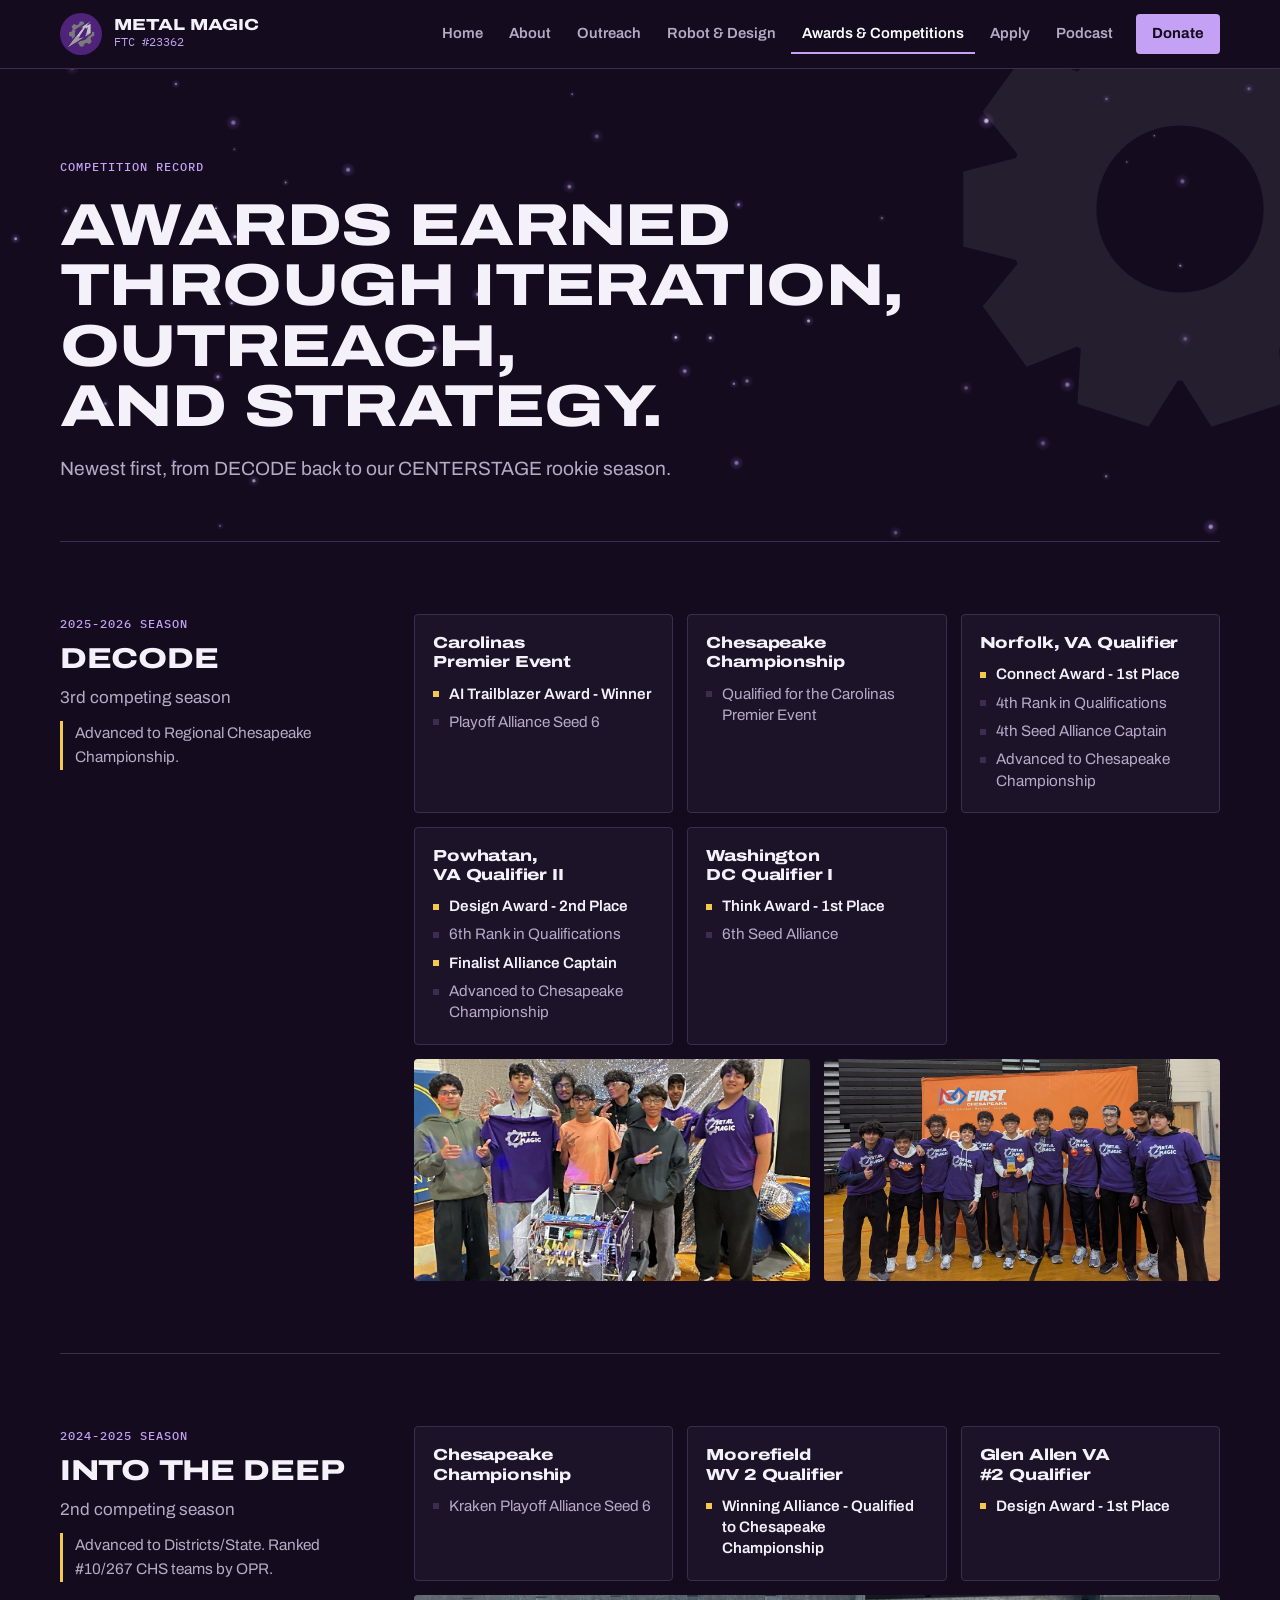
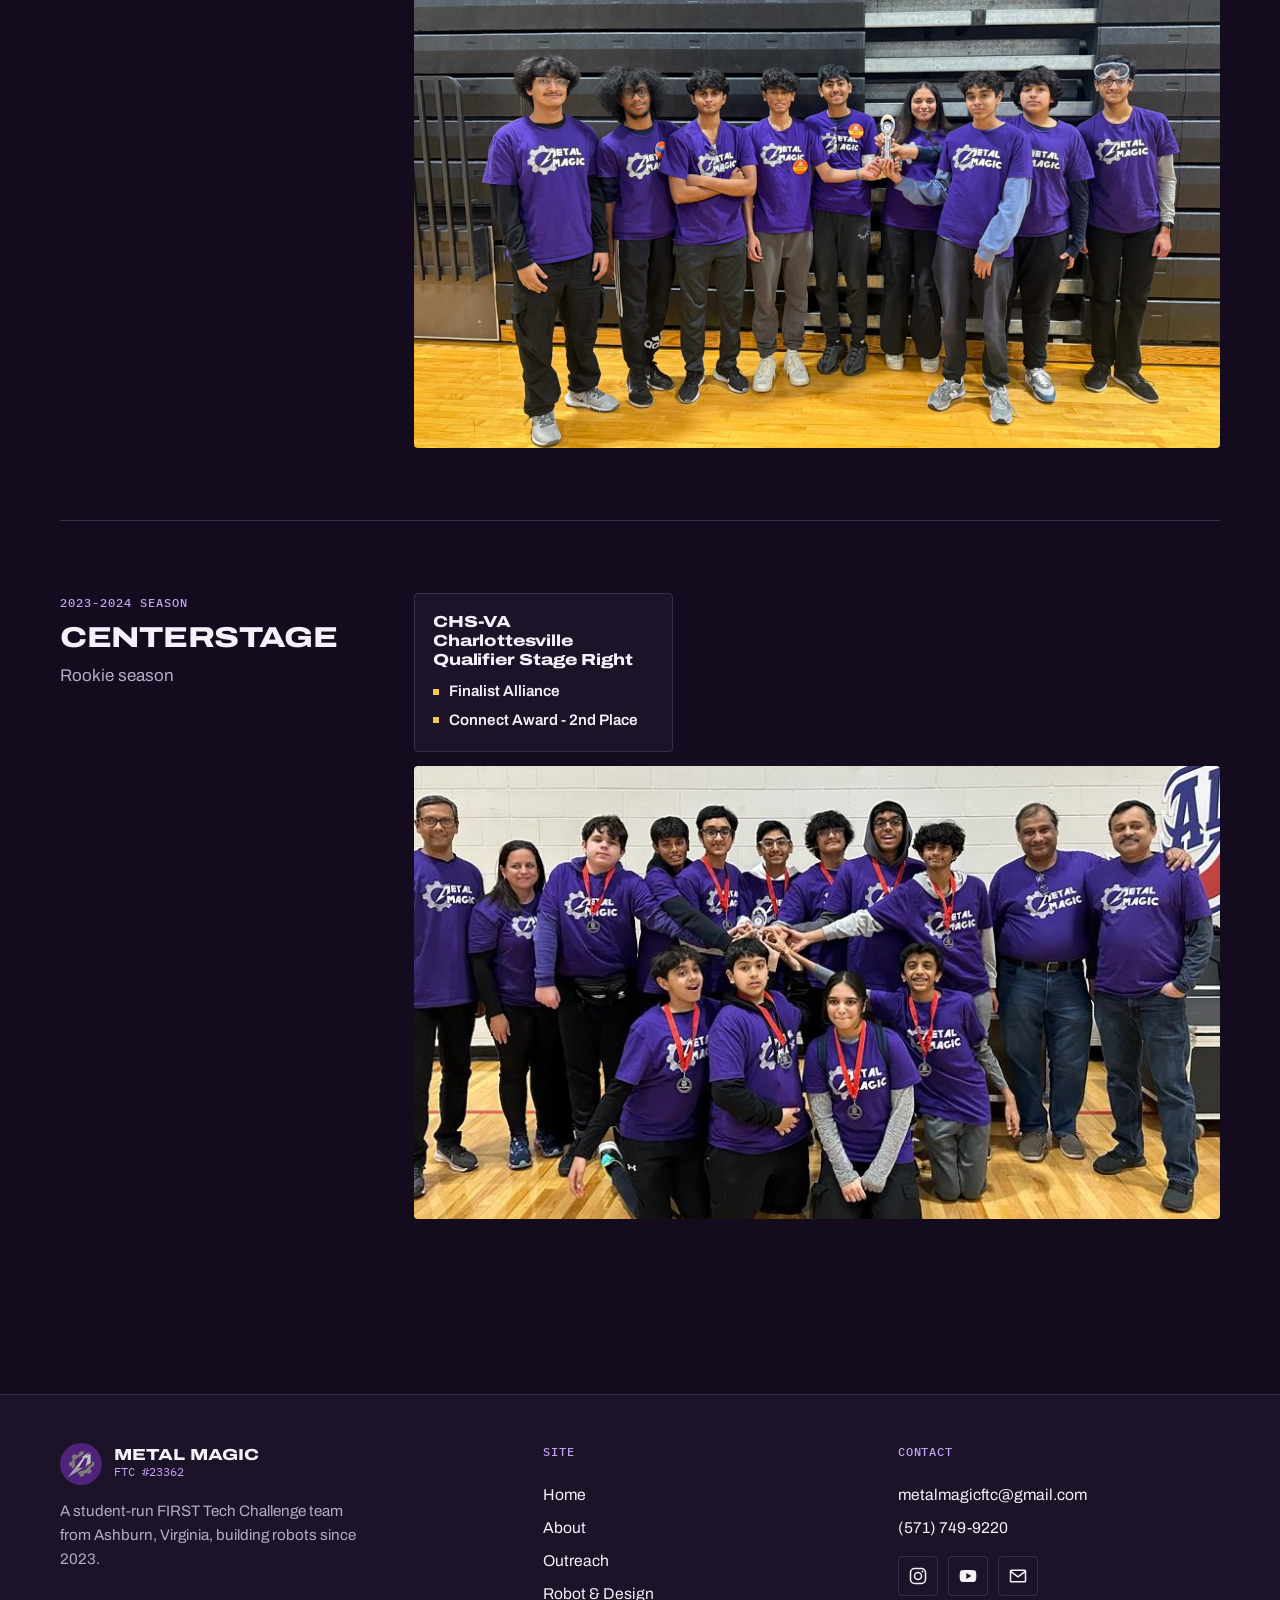
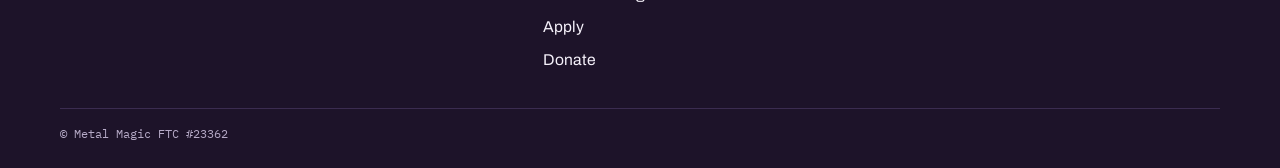
<file: awards.html>
<!doctype html>
<html lang="en">
  <head>
    <meta charset="UTF-8" />
    <meta name="viewport" content="width=device-width, initial-scale=1.0" />
    <title>Awards & Competitions | Metal Magic FTC #23362</title>
    <link rel="preconnect" href="https://fonts.googleapis.com" />
    <link rel="preconnect" href="https://fonts.gstatic.com" crossorigin />
    <link href="https://fonts.googleapis.com/css2?family=Archivo:wdth,wght@62..125,400..900&family=IBM+Plex+Mono:wght@400;500;600&display=swap" rel="stylesheet" />
    <link rel="icon" href="favicon.svg" type="image/svg+xml" />
    <link rel="stylesheet" href="styles.css" />
  </head>
  <body>
    <header class="nav" data-nav>
      <div class="wrap nav-inner">
        <a class="brand" href="index.html" aria-label="Metal Magic home">
          <img src="assets/brand/team-logo.svg" alt="" />
          <span><strong>Metal Magic</strong><small>FTC #23362</small></span>
        </a>
        <button class="nav-toggle" type="button" aria-label="Open navigation" aria-expanded="false" data-menu-toggle>
          <span></span><span></span><span></span>
        </button>
        <nav class="nav-links" data-menu>
          <a href="index.html">Home</a>
          <a href="about.html">About</a>
          <a href="outreach.html">Outreach</a>
          <a href="robot-design.html">Robot &amp; Design</a>
          <a href="awards.html" aria-current="page">Awards &amp; Competitions</a>
          <a href="apply.html">Apply</a>
          <a href="https://magic-under-the-hood.vercel.app/" target="_blank" rel="noreferrer">Podcast</a>
          <a class="nav-donate" href="https://hcb.hackclub.com/donations/start/metalmagic" target="_blank" rel="noreferrer">Donate</a>
        </nav>
      </div>
    </header>

    <main>
      <section class="page-head">
        <div class="wrap">
          <p class="label">Competition record</p>
          <h1>Awards earned through iteration, outreach, and strategy.</h1>
          <p class="lead">Newest first, from DECODE back to our CENTERSTAGE rookie season.</p>
        </div>
      </section>

      <section class="section" style="padding-top: 0">
        <div class="wrap">
          <article class="season">
            <div class="season-meta">
              <p class="label">2025-2026 season</p>
              <h2>Decode</h2>
              <p>3rd competing season</p>
              <p class="season-note">Advanced to Regional Chesapeake Championship.</p>
            </div>
            <div>
              <div class="results">
              <div class="result"><h3>Carolinas Premier Event</h3><ul><li class="award">AI Trailblazer Award - Winner</li><li>Playoff Alliance Seed 6</li></ul></div>
              <div class="result"><h3>Chesapeake Championship</h3><ul><li>Qualified for the Carolinas Premier Event</li></ul></div>
              <div class="result"><h3>Norfolk, VA Qualifier</h3><ul><li class="award">Connect Award - 1st Place</li><li>4th Rank in Qualifications</li><li>4th Seed Alliance Captain</li><li>Advanced to Chesapeake Championship</li></ul></div>
              <div class="result"><h3>Powhatan, VA Qualifier II</h3><ul><li class="award">Design Award - 2nd Place</li><li>6th Rank in Qualifications</li><li class="award">Finalist Alliance Captain</li><li>Advanced to Chesapeake Championship</li></ul></div>
              <div class="result"><h3>Washington DC Qualifier I</h3><ul><li class="award">Think Award - 1st Place</li><li>6th Seed Alliance</li></ul></div>
              </div>
              <div class="season-photos">
              <img loading="lazy" decoding="async" src="assets/awards/carolina-premier-2026.jpg" alt="Metal Magic team at the Carolinas Premier Event" />
              <img loading="lazy" decoding="async" src="assets/awards/decodeteamphoto.png" alt="Metal Magic DECODE team photo" />
              </div>
            </div>
          </article>
          <article class="season">
            <div class="season-meta">
              <p class="label">2024-2025 season</p>
              <h2>Into the Deep</h2>
              <p>2nd competing season</p>
              <p class="season-note">Advanced to Districts/State. Ranked #10/267 CHS teams by OPR.</p>
            </div>
            <div>
              <div class="results">
              <div class="result"><h3>Chesapeake Championship</h3><ul><li>Kraken Playoff Alliance Seed 6</li></ul></div>
              <div class="result"><h3>Moorefield WV 2 Qualifier</h3><ul><li class="award">Winning Alliance - Qualified to Chesapeake Championship</li></ul></div>
              <div class="result"><h3>Glen Allen VA #2 Qualifier</h3><ul><li class="award">Design Award - 1st Place</li></ul></div>
              </div>
              <div class="season-photos">
              <img loading="lazy" decoding="async" src="assets/awards/intothedeepteamphoto.png" alt="Metal Magic INTO THE DEEP team photo" />
              </div>
            </div>
          </article>
          <article class="season">
            <div class="season-meta">
              <p class="label">2023-2024 season</p>
              <h2>Centerstage</h2>
              <p>Rookie season</p>
            </div>
            <div>
              <div class="results">
              <div class="result"><h3>CHS-VA Charlottesville Qualifier Stage Right</h3><ul><li class="award">Finalist Alliance</li><li class="award">Connect Award - 2nd Place</li></ul></div>
              </div>
              <div class="season-photos">
              <img loading="lazy" decoding="async" src="assets/awards/centerstageteamphoto.png" alt="Metal Magic CENTERSTAGE team photo" />
              </div>
            </div>
          </article>
        </div>
      </section>
    </main>

    <footer class="footer">
      <div class="wrap footer-grid">
        <div class="footer-brand">
          <a class="brand" href="index.html">
            <img src="assets/brand/team-logo.svg" alt="" />
            <span><strong>Metal Magic</strong><small>FTC #23362</small></span>
          </a>
          <p>A student-run FIRST Tech Challenge team from Ashburn, Virginia, building robots since 2023.</p>
        </div>
        <div class="footer-col">
          <h4>Site</h4>
          <a href="index.html">Home</a>
          <a href="about.html">About</a>
          <a href="outreach.html">Outreach</a>
          <a href="robot-design.html">Robot &amp; Design</a>
          <a href="apply.html">Apply</a>
          <a href="https://hcb.hackclub.com/donations/start/metal-magic-ftc-23362" target="_blank" rel="noreferrer">Donate</a>
        </div>
        <div class="footer-col">
          <h4>Contact</h4>
          <a href="mailto:metalmagicftc@gmail.com">metalmagicftc@gmail.com</a>
          <a href="tel:+15717499220">(571) 749-9220</a>
          <div class="socials" aria-label="Social links">
            <a href="https://www.instagram.com/metalmagicftc" target="_blank" rel="noreferrer" aria-label="Instagram">
              <svg viewBox="0 0 24 24" aria-hidden="true"><rect x="3" y="3" width="18" height="18" rx="5" fill="none" stroke="currentColor" stroke-width="1.8"/><circle cx="12" cy="12" r="4.2" fill="none" stroke="currentColor" stroke-width="1.8"/><circle cx="17.4" cy="6.6" r="1.15" fill="currentColor"/></svg>
            </a>
            <a href="https://www.youtube.com/@metalmagicftc" target="_blank" rel="noreferrer" aria-label="YouTube">
              <svg viewBox="0 0 24 24" aria-hidden="true"><path d="M21.6 7.2a2.8 2.8 0 0 0-2-2C17.9 4.7 12 4.7 12 4.7s-5.9 0-7.6.5a2.8 2.8 0 0 0-2 2A29.2 29.2 0 0 0 2 12a29.2 29.2 0 0 0 .4 4.8 2.8 2.8 0 0 0 2 2c1.7.5 7.6.5 7.6.5s5.9 0 7.6-.5a2.8 2.8 0 0 0 2-2A29.2 29.2 0 0 0 22 12a29.2 29.2 0 0 0-.4-4.8ZM10 15.5v-7l6 3.5-6 3.5Z" fill="currentColor"/></svg>
            </a>
            <a href="mailto:metalmagicftc@gmail.com" aria-label="Email">
              <svg viewBox="0 0 24 24" aria-hidden="true"><path d="M4 5h16a1 1 0 0 1 1 1v12a1 1 0 0 1-1 1H4a1 1 0 0 1-1-1V6a1 1 0 0 1 1-1Zm0 2 8 6 8-6" fill="none" stroke="currentColor" stroke-width="1.8" stroke-linecap="round" stroke-linejoin="round"/></svg>
            </a>
          </div>
        </div>
      </div>
      <div class="wrap footer-meta">&copy; Metal Magic FTC #23362</div>
    </footer>

    <script src="script.js"></script>
  </body>
</html>
</file>
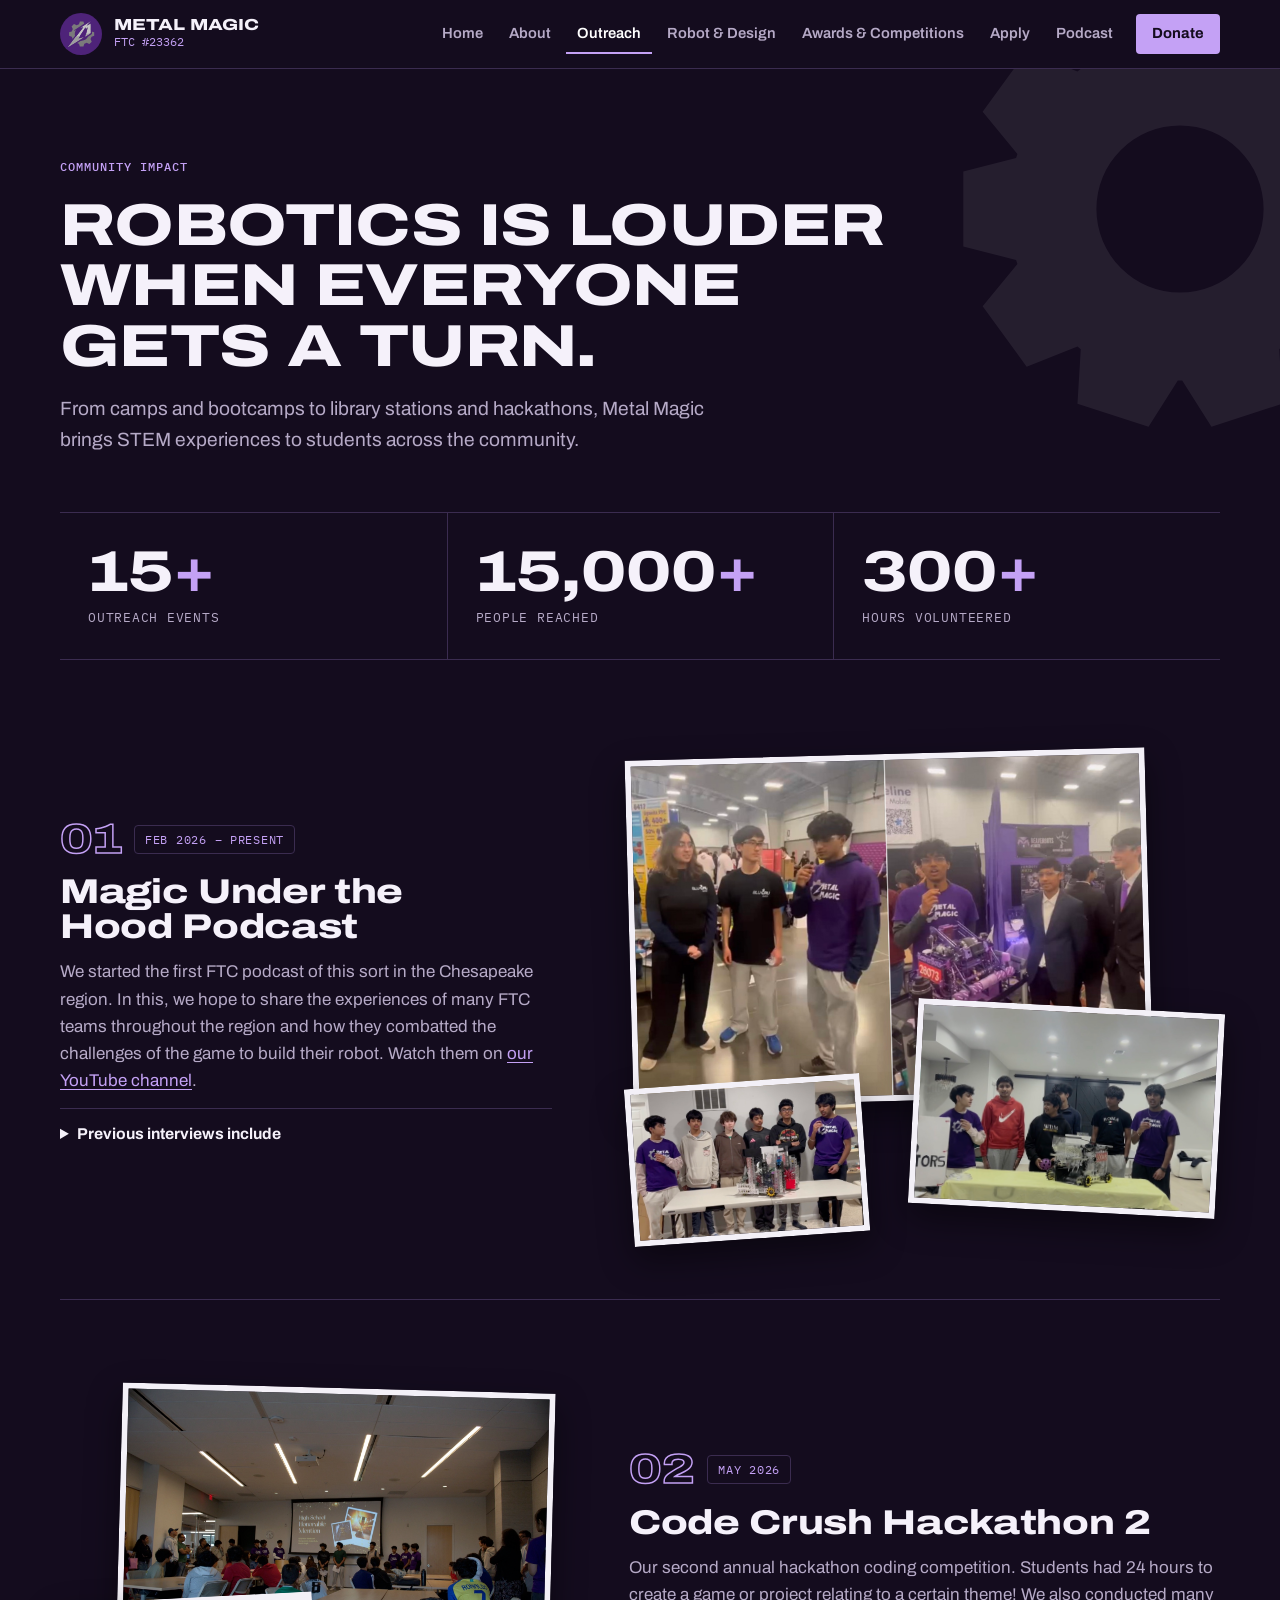
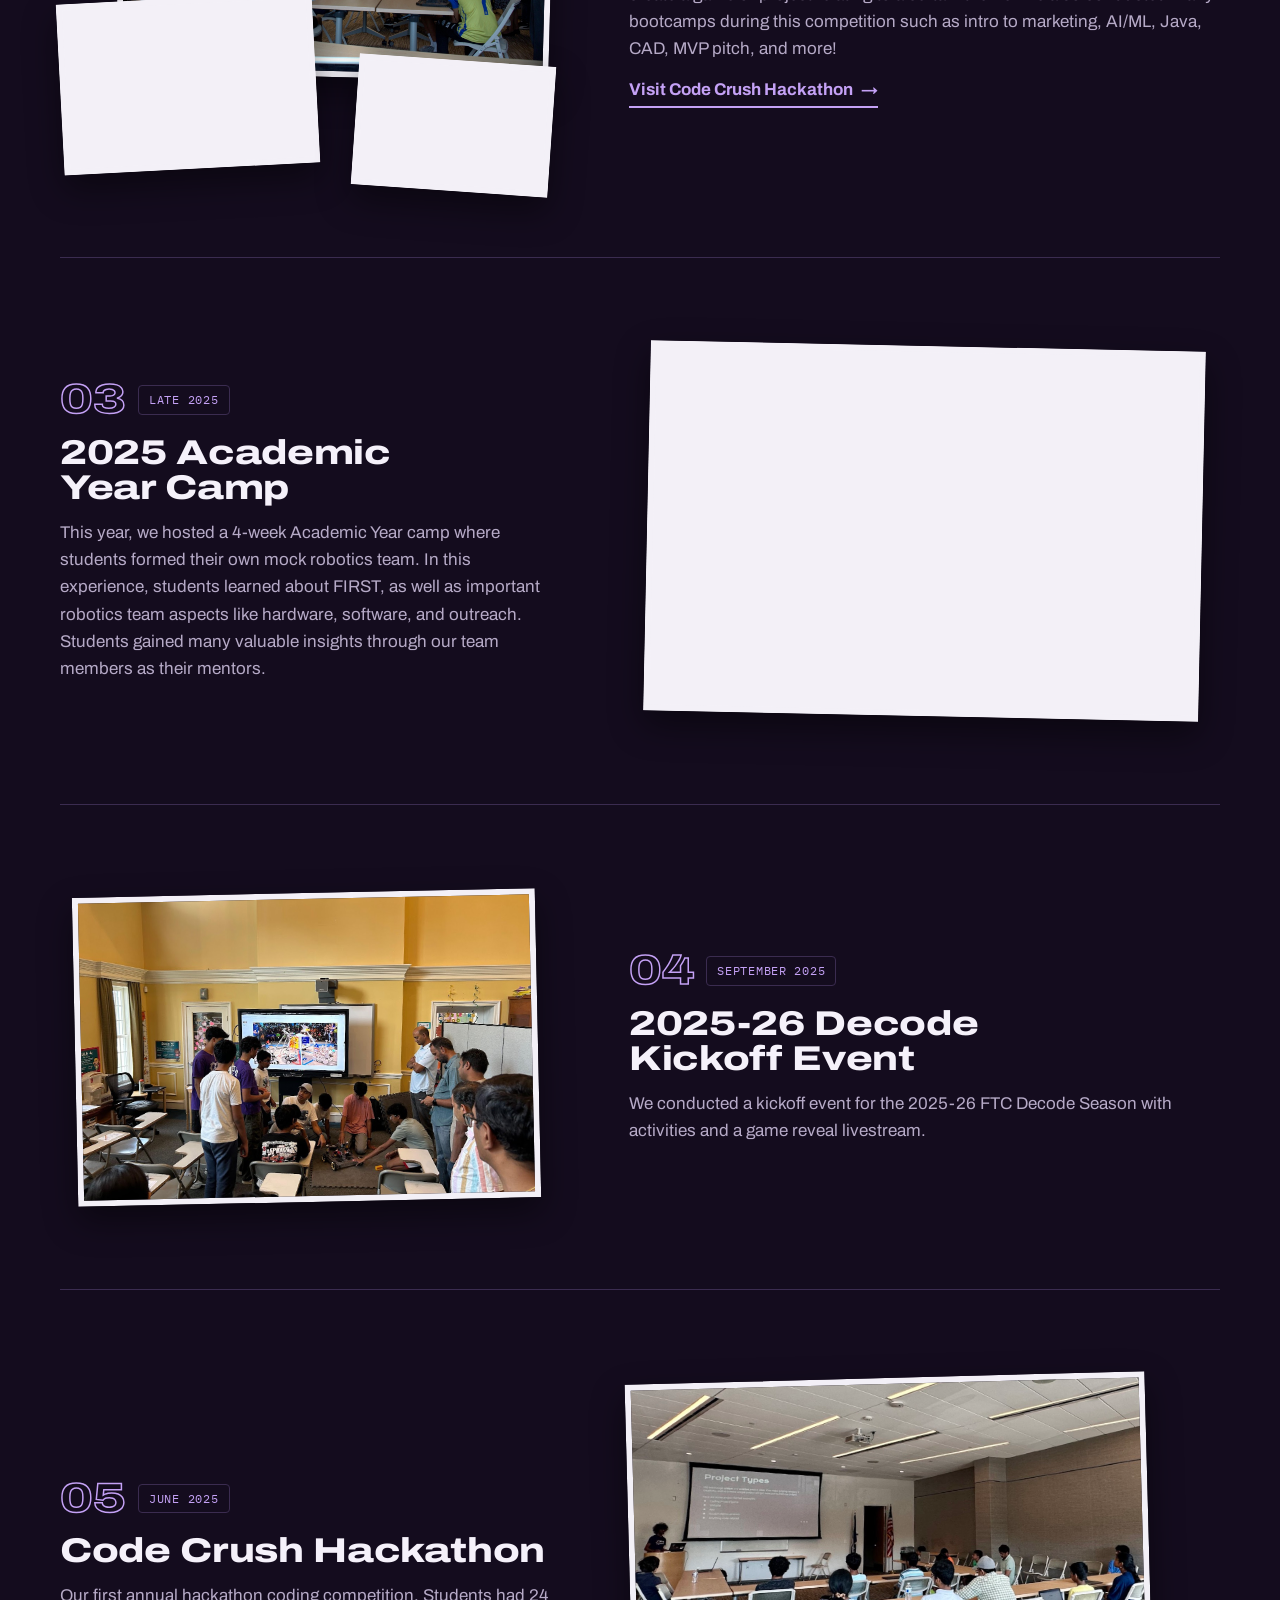
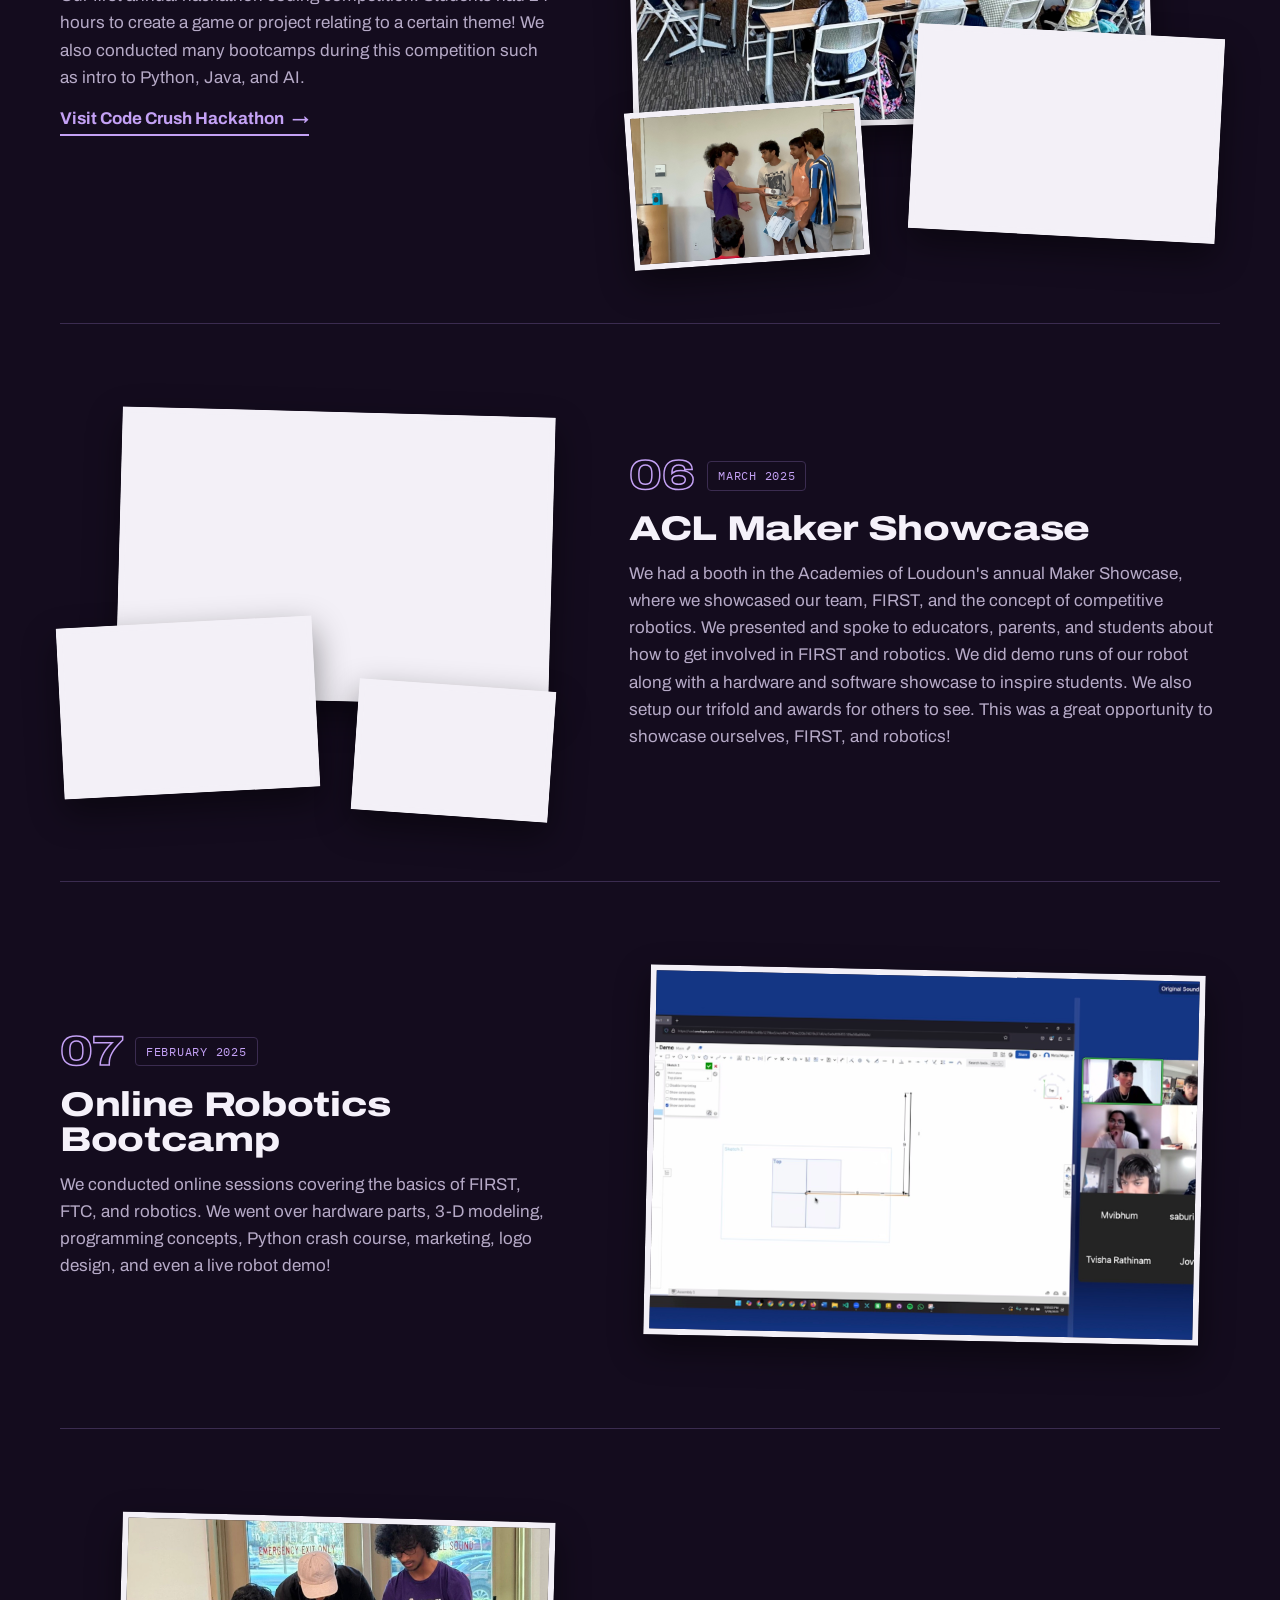
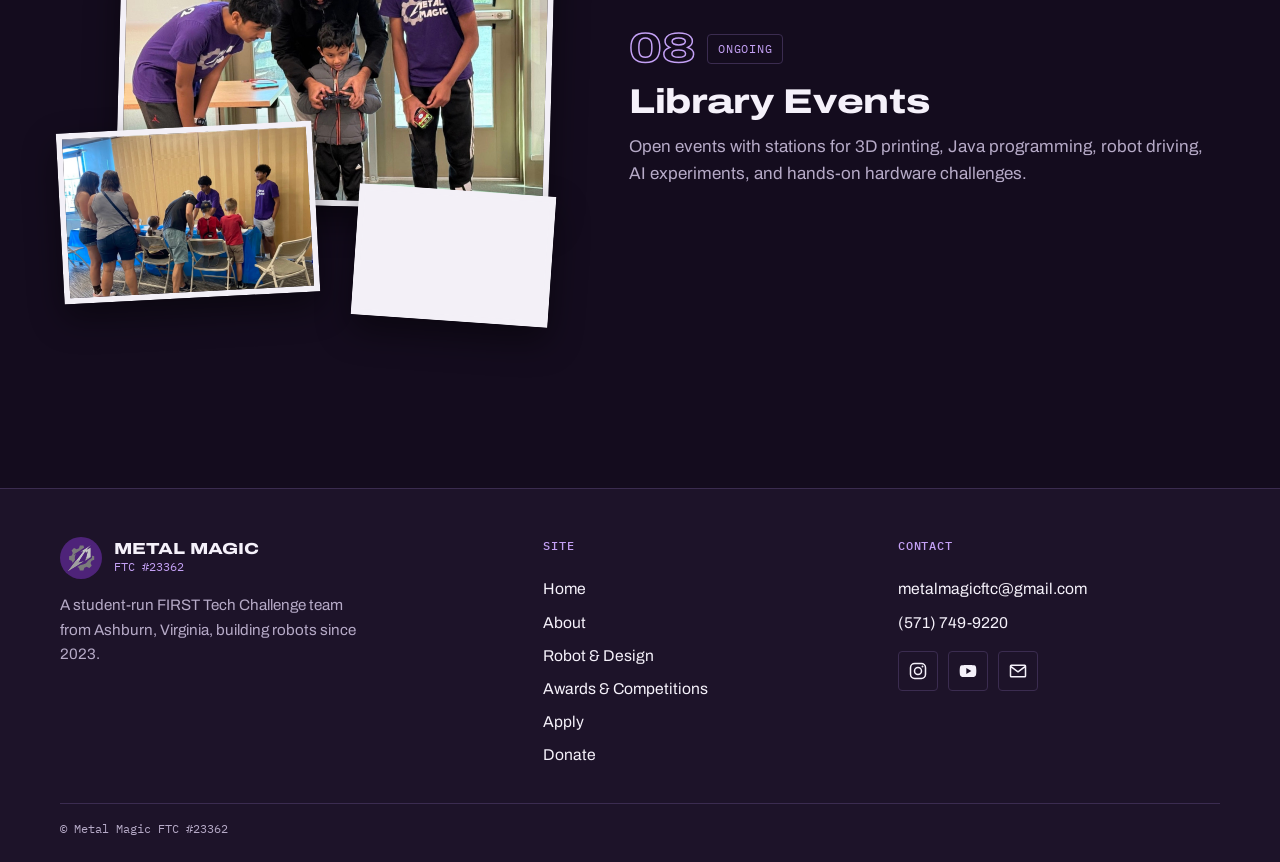
<file: outreach.html>
<!doctype html>
<html lang="en">
  <head>
    <meta charset="UTF-8" />
    <meta name="viewport" content="width=device-width, initial-scale=1.0" />
    <title>Outreach | Metal Magic FTC #23362</title>
    <link rel="preconnect" href="https://fonts.googleapis.com" />
    <link rel="preconnect" href="https://fonts.gstatic.com" crossorigin />
    <link href="https://fonts.googleapis.com/css2?family=Archivo:wdth,wght@62..125,400..900&family=IBM+Plex+Mono:wght@400;500;600&display=swap" rel="stylesheet" />
    <link rel="icon" href="favicon.svg" type="image/svg+xml" />
    <link rel="stylesheet" href="styles.css" />
  </head>
  <body>
    <header class="nav" data-nav>
      <div class="wrap nav-inner">
        <a class="brand" href="index.html" aria-label="Metal Magic home">
          <img src="assets/brand/team-logo.svg" alt="" />
          <span><strong>Metal Magic</strong><small>FTC #23362</small></span>
        </a>
        <button class="nav-toggle" type="button" aria-label="Open navigation" aria-expanded="false" data-menu-toggle>
          <span></span><span></span><span></span>
        </button>
        <nav class="nav-links" data-menu>
          <a href="index.html">Home</a>
          <a href="about.html">About</a>
          <a href="outreach.html" aria-current="page">Outreach</a>
          <a href="robot-design.html">Robot &amp; Design</a>
          <a href="awards.html">Awards &amp; Competitions</a>
          <a href="apply.html">Apply</a>
          <a href="https://magic-under-the-hood.vercel.app/" target="_blank" rel="noreferrer">Podcast</a>
          <a class="nav-donate" href="https://hcb.hackclub.com/donations/start/metalmagic" target="_blank" rel="noreferrer">Donate</a>
        </nav>
      </div>
    </header>

    <main>
      <section class="page-head">
        <div class="wrap">
          <p class="label">Community impact</p>
          <h1>Robotics is louder when everyone gets a turn.</h1>
          <p class="lead">From camps and bootcamps to library stations and hackathons, Metal Magic brings STEM experiences to students across the community.</p>
        </div>
      </section>

      <div class="wrap">
        <div class="stats" aria-label="Team impact">
          <div class="stat"><strong>15<em>+</em></strong><span>Outreach events</span></div>
          <div class="stat"><strong>15,000<em>+</em></strong><span>People reached</span></div>
          <div class="stat"><strong>300<em>+</em></strong><span>Hours volunteered</span></div>
        </div>
      </div>

      <section class="section" style="padding-top: clamp(32px, 5vw, 56px)">
        <div class="wrap">
          <article class="event">
            <div class="event-copy">
              <div class="event-meta"><span class="event-num" aria-hidden="true">01</span><span class="event-date">Feb 2026 – Present</span></div>
              <h2>Magic Under the Hood Podcast</h2>
              <p>We started the first FTC podcast of this sort in the Chesapeake region. In this, we hope to share the experiences of many FTC teams throughout the region and how they combatted the challenges of the game to build their robot. Watch them on <a href="https://www.youtube.com/@metalmagicftc/" target="_blank" rel="noreferrer">our YouTube channel</a>.</p>
              <details><summary>Previous interviews include</summary><p>Turbo Terminators 30348</p><p>System Overload 27489</p><p>Other shorter interviews at districts including Blu Cru and Beaver Bots</p></details>
            </div>
            <div class="photo-stack">
              <img class="print" loading="lazy" decoding="async" src="assets/outreach/podcast.jpg" alt="Recording the Magic Under the Hood podcast" />
              <img class="print" loading="lazy" decoding="async" src="assets/outreach/podcast-2.jpg" alt="Podcast interview" />
              <img class="print" loading="lazy" decoding="async" src="assets/outreach/podcast-3.jpg" alt="Podcast interview at districts" />
            </div>
          </article>
          <article class="event flip">
            <div class="event-copy">
              <div class="event-meta"><span class="event-num" aria-hidden="true">02</span><span class="event-date">May 2026</span></div>
              <h2>Code Crush Hackathon 2</h2>
              <p>Our second annual hackathon coding competition. Students had 24 hours to create a game or project relating to a certain theme! We also conducted many bootcamps during this competition such as intro to marketing, AI/ML, Java, CAD, MVP pitch, and more!</p>
              <a class="text-link" href="http://magichacks.org" target="_blank" rel="noreferrer">Visit Code Crush Hackathon</a>
            </div>
            <div class="photo-stack">
              <img class="print" loading="lazy" decoding="async" src="assets/outreach/code-crush-hackathon-2.jpg" alt="Code Crush Hackathon 2" />
              <img class="print" loading="lazy" decoding="async" src="assets/outreach/code-crush-hackathon-2-2.jpg" alt="Code Crush 2 bootcamp" />
              <img class="print" loading="lazy" decoding="async" src="assets/outreach/code-crush-hackathon-2-3.jpg" alt="Code Crush 2 projects" />
            </div>
          </article>
          <article class="event">
            <div class="event-copy">
              <div class="event-meta"><span class="event-num" aria-hidden="true">03</span><span class="event-date">Late 2025</span></div>
              <h2>2025 Academic Year Camp</h2>
              <p>This year, we hosted a 4-week Academic Year camp where students formed their own mock robotics team. In this experience, students learned about FIRST, as well as important robotics team aspects like hardware, software, and outreach. Students gained many valuable insights through our team members as their mentors.</p>
            </div>
            <div class="photo-stack single">
              <img class="print" loading="lazy" decoding="async" src="assets/outreach/academic-year-camp-2025.jpg" alt="2025 Academic Year Camp" />
            </div>
          </article>
          <article class="event flip">
            <div class="event-copy">
              <div class="event-meta"><span class="event-num" aria-hidden="true">04</span><span class="event-date">September 2025</span></div>
              <h2>2025-26 Decode Kickoff Event</h2>
              <p>We conducted a kickoff event for the 2025-26 FTC Decode Season with activities and a game reveal livestream.</p>
            </div>
            <div class="photo-stack single">
              <img class="print" loading="lazy" decoding="async" src="assets/outreach/decode-kickoff-2025.jpg" alt="Decode kickoff event" />
            </div>
          </article>
          <article class="event">
            <div class="event-copy">
              <div class="event-meta"><span class="event-num" aria-hidden="true">05</span><span class="event-date">June 2025</span></div>
              <h2>Code Crush Hackathon</h2>
              <p>Our first annual hackathon coding competition. Students had 24 hours to create a game or project relating to a certain theme! We also conducted many bootcamps during this competition such as intro to Python, Java, and AI.</p>
              <a class="text-link" href="http://magichacks.org" target="_blank" rel="noreferrer">Visit Code Crush Hackathon</a>
            </div>
            <div class="photo-stack">
              <img class="print" loading="lazy" decoding="async" src="assets/outreach/code-crush-hackathon-1.jpg" alt="Code Crush Hackathon" />
              <img class="print" loading="lazy" decoding="async" src="assets/outreach/code-crush-hackathon-1-2.jpg" alt="Code Crush coding session" />
              <img class="print" loading="lazy" decoding="async" src="assets/outreach/code-crush-hackathon-1-3.jpg" alt="Code Crush winners" />
            </div>
          </article>
          <article class="event flip">
            <div class="event-copy">
              <div class="event-meta"><span class="event-num" aria-hidden="true">06</span><span class="event-date">March 2025</span></div>
              <h2>ACL Maker Showcase</h2>
              <p>We had a booth in the Academies of Loudoun's annual Maker Showcase, where we showcased our team, FIRST, and the concept of competitive robotics. We presented and spoke to educators, parents, and students about how to get involved in FIRST and robotics. We did demo runs of our robot along with a hardware and software showcase to inspire students. We also setup our trifold and awards for others to see. This was a great opportunity to showcase ourselves, FIRST, and robotics!</p>
            </div>
            <div class="photo-stack">
              <img class="print" loading="lazy" decoding="async" src="assets/outreach/acl-maker-showcase.jpg" alt="ACL Maker Showcase" />
              <img class="print" loading="lazy" decoding="async" src="assets/outreach/acl-maker-showcase-2.jpg" alt="Maker Showcase booth" />
              <img class="print" loading="lazy" decoding="async" src="assets/outreach/acl-maker-showcase-3.jpg" alt="Maker Showcase demo" />
            </div>
          </article>
          <article class="event">
            <div class="event-copy">
              <div class="event-meta"><span class="event-num" aria-hidden="true">07</span><span class="event-date">February 2025</span></div>
              <h2>Online Robotics Bootcamp</h2>
              <p>We conducted online sessions covering the basics of FIRST, FTC, and robotics. We went over hardware parts, 3-D modeling, programming concepts, Python crash course, marketing, logo design, and even a live robot demo!</p>
            </div>
            <div class="photo-stack single">
              <img class="print" loading="lazy" decoding="async" src="assets/outreach/online-robotics-bootcamp.jpg" alt="Online Robotics Bootcamp" />
            </div>
          </article>
          <article class="event flip">
            <div class="event-copy">
              <div class="event-meta"><span class="event-num" aria-hidden="true">08</span><span class="event-date">Ongoing</span></div>
              <h2>Library Events</h2>
              <p>Open events with stations for 3D printing, Java programming, robot driving, AI experiments, and hands-on hardware challenges.</p>
            </div>
            <div class="photo-stack">
              <img class="print" loading="lazy" decoding="async" src="assets/outreach/library-events.jpg" alt="Library Events" />
              <img class="print" loading="lazy" decoding="async" src="assets/outreach/library-events-2.jpg" alt="Library Events station" />
              <img class="print" loading="lazy" decoding="async" src="assets/outreach/library-events-3.jpg" alt="Library Events robot driving" />
            </div>
          </article>
        </div>
      </section>
    </main>

    <footer class="footer">
      <div class="wrap footer-grid">
        <div class="footer-brand">
          <a class="brand" href="index.html">
            <img src="assets/brand/team-logo.svg" alt="" />
            <span><strong>Metal Magic</strong><small>FTC #23362</small></span>
          </a>
          <p>A student-run FIRST Tech Challenge team from Ashburn, Virginia, building robots since 2023.</p>
        </div>
        <div class="footer-col">
          <h4>Site</h4>
          <a href="index.html">Home</a>
          <a href="about.html">About</a>
          <a href="robot-design.html">Robot &amp; Design</a>
          <a href="awards.html">Awards &amp; Competitions</a>
          <a href="apply.html">Apply</a>
          <a href="https://hcb.hackclub.com/donations/start/metal-magic-ftc-23362" target="_blank" rel="noreferrer">Donate</a>
        </div>
        <div class="footer-col">
          <h4>Contact</h4>
          <a href="mailto:metalmagicftc@gmail.com">metalmagicftc@gmail.com</a>
          <a href="tel:+15717499220">(571) 749-9220</a>
          <div class="socials" aria-label="Social links">
            <a href="https://www.instagram.com/metalmagicftc" target="_blank" rel="noreferrer" aria-label="Instagram">
              <svg viewBox="0 0 24 24" aria-hidden="true"><rect x="3" y="3" width="18" height="18" rx="5" fill="none" stroke="currentColor" stroke-width="1.8"/><circle cx="12" cy="12" r="4.2" fill="none" stroke="currentColor" stroke-width="1.8"/><circle cx="17.4" cy="6.6" r="1.15" fill="currentColor"/></svg>
            </a>
            <a href="https://www.youtube.com/@metalmagicftc" target="_blank" rel="noreferrer" aria-label="YouTube">
              <svg viewBox="0 0 24 24" aria-hidden="true"><path d="M21.6 7.2a2.8 2.8 0 0 0-2-2C17.9 4.7 12 4.7 12 4.7s-5.9 0-7.6.5a2.8 2.8 0 0 0-2 2A29.2 29.2 0 0 0 2 12a29.2 29.2 0 0 0 .4 4.8 2.8 2.8 0 0 0 2 2c1.7.5 7.6.5 7.6.5s5.9 0 7.6-.5a2.8 2.8 0 0 0 2-2A29.2 29.2 0 0 0 22 12a29.2 29.2 0 0 0-.4-4.8ZM10 15.5v-7l6 3.5-6 3.5Z" fill="currentColor"/></svg>
            </a>
            <a href="mailto:metalmagicftc@gmail.com" aria-label="Email">
              <svg viewBox="0 0 24 24" aria-hidden="true"><path d="M4 5h16a1 1 0 0 1 1 1v12a1 1 0 0 1-1 1H4a1 1 0 0 1-1-1V6a1 1 0 0 1 1-1Zm0 2 8 6 8-6" fill="none" stroke="currentColor" stroke-width="1.8" stroke-linecap="round" stroke-linejoin="round"/></svg>
            </a>
          </div>
        </div>
      </div>
      <div class="wrap footer-meta">&copy; Metal Magic FTC #23362</div>
    </footer>

    <script src="script.js"></script>
  </body>
</html>
</file>
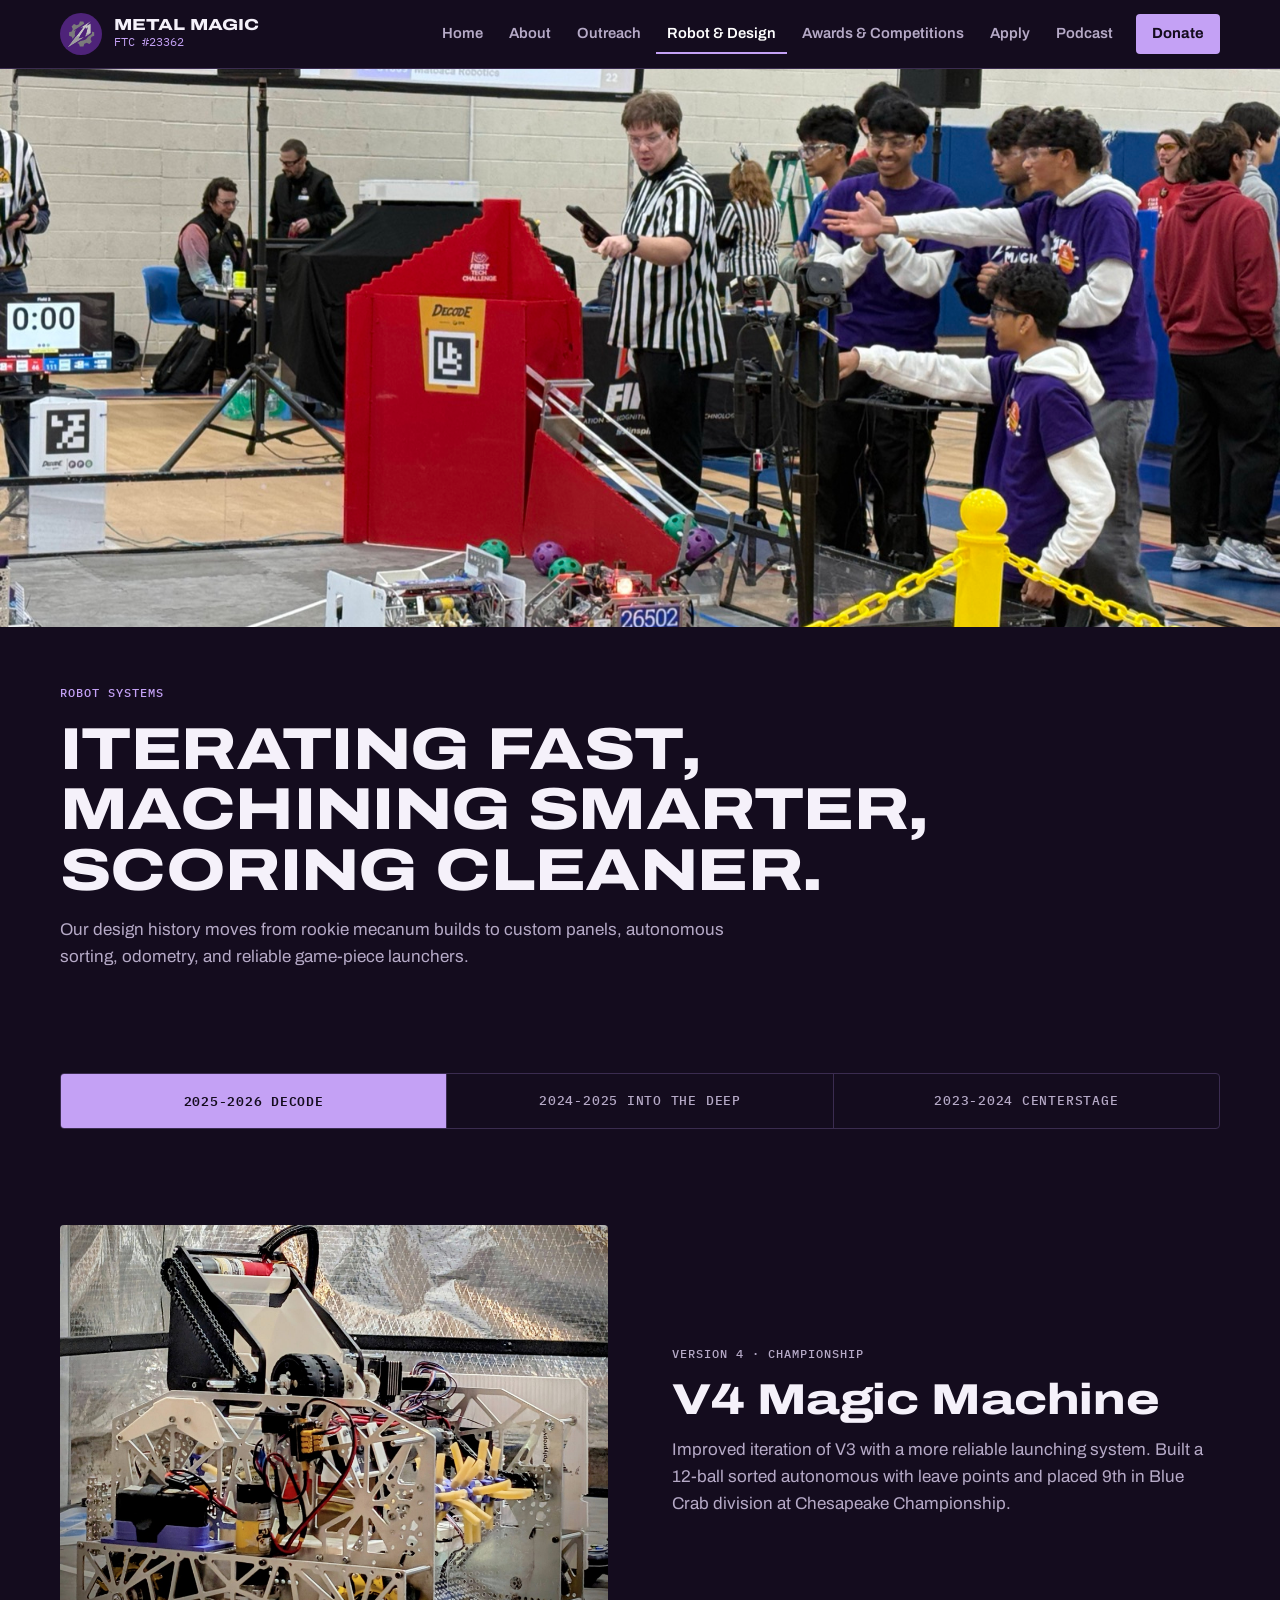
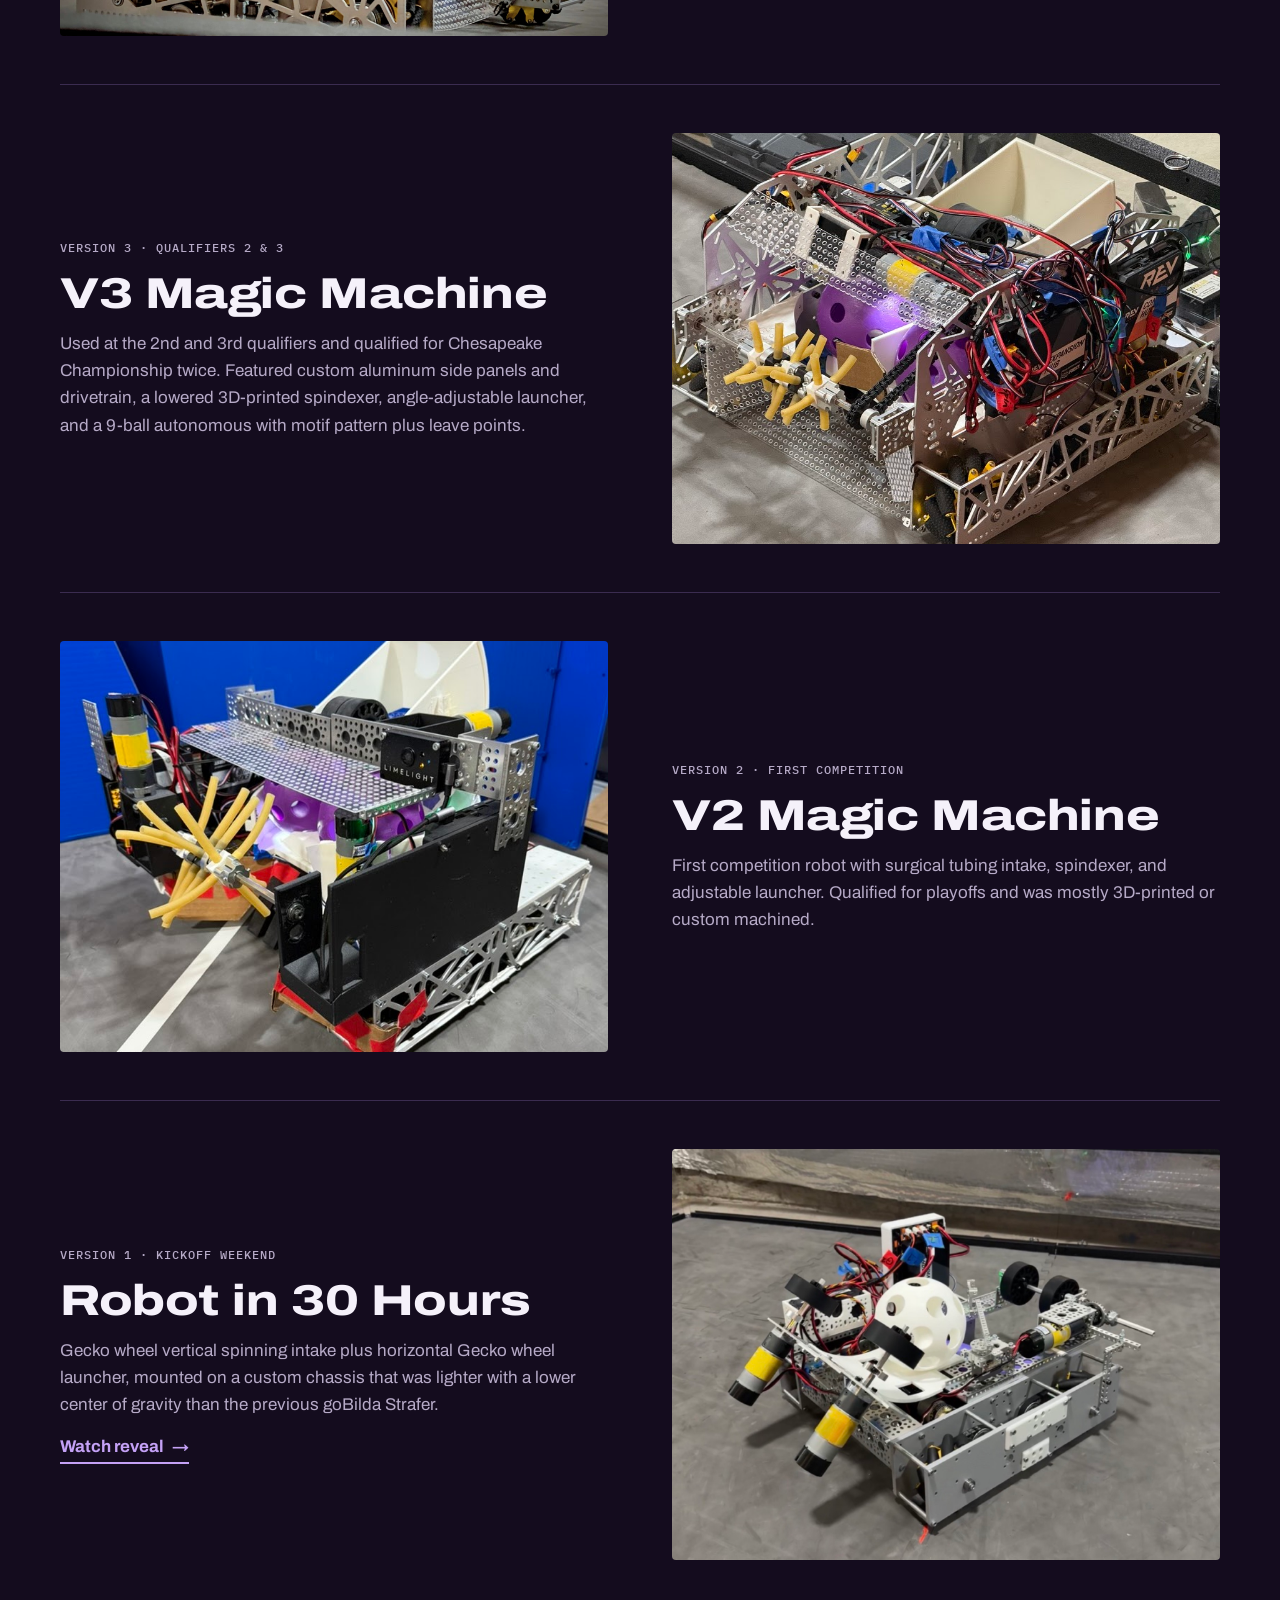
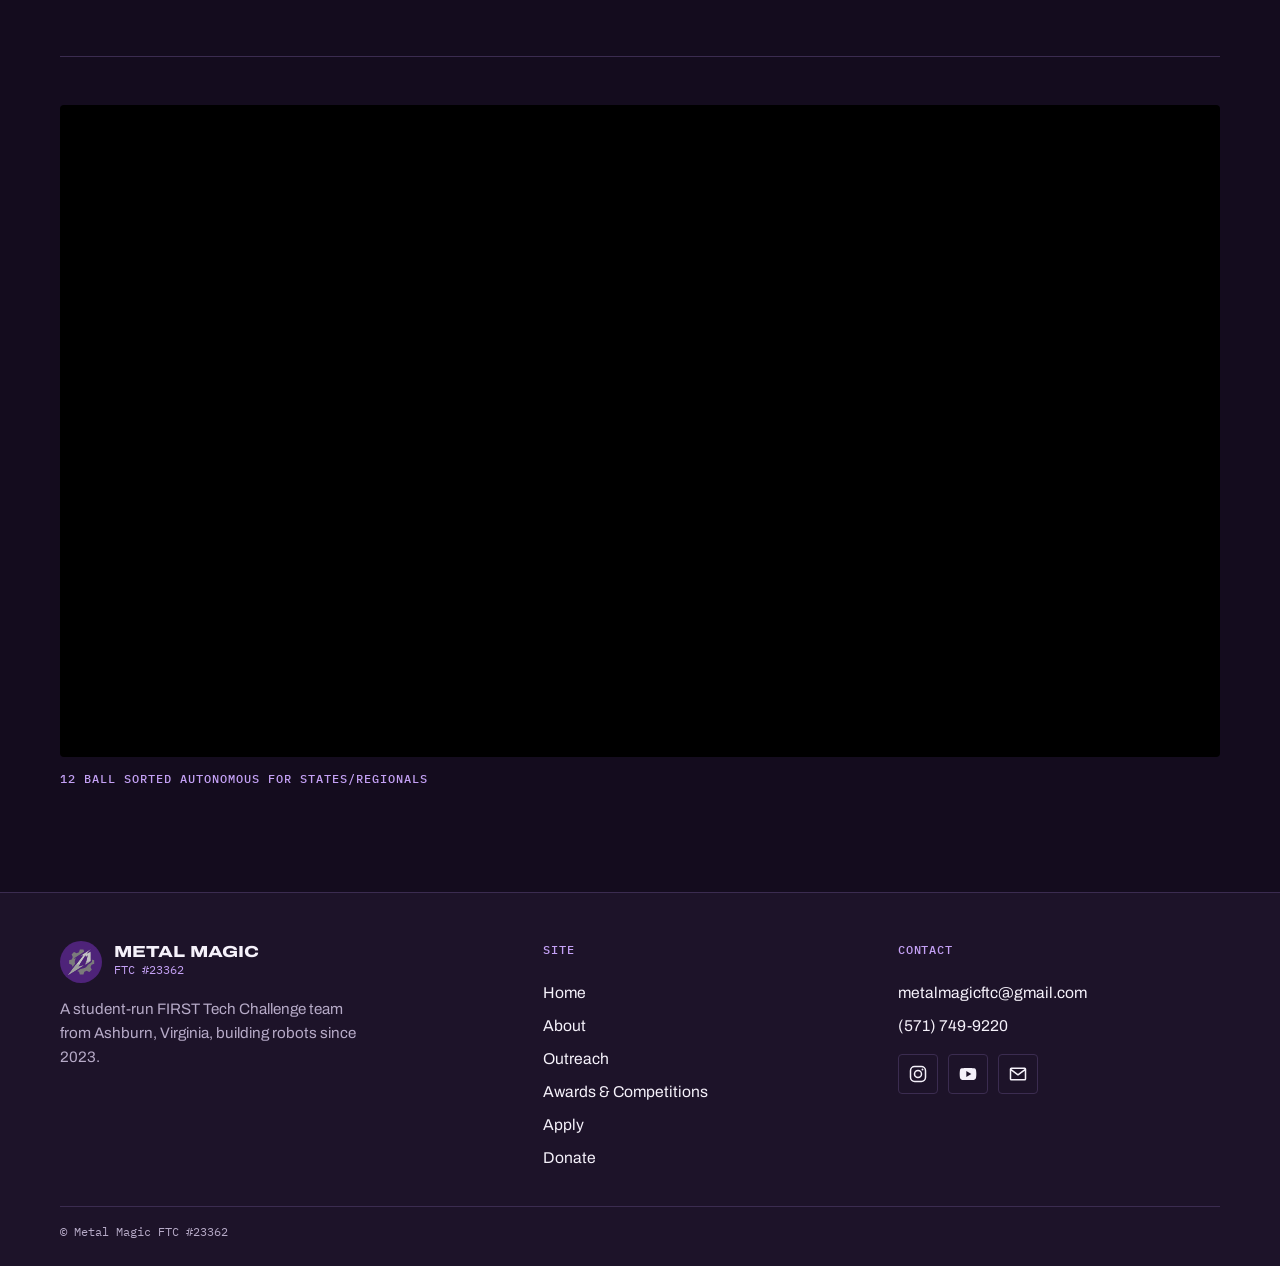
<file: robot-design.html>
<!doctype html>
<html lang="en">
  <head>
    <meta charset="UTF-8" />
    <meta name="viewport" content="width=device-width, initial-scale=1.0" />
    <title>Robot & Design | Metal Magic FTC #23362</title>
    <link rel="preconnect" href="https://fonts.googleapis.com" />
    <link rel="preconnect" href="https://fonts.gstatic.com" crossorigin />
    <link href="https://fonts.googleapis.com/css2?family=Archivo:wdth,wght@62..125,400..900&family=IBM+Plex+Mono:wght@400;500;600&display=swap" rel="stylesheet" />
    <link rel="icon" href="favicon.svg" type="image/svg+xml" />
    <link rel="stylesheet" href="styles.css" />
  </head>
  <body>
    <header class="nav" data-nav>
      <div class="wrap nav-inner">
        <a class="brand" href="index.html" aria-label="Metal Magic home">
          <img src="assets/brand/team-logo.svg" alt="" />
          <span><strong>Metal Magic</strong><small>FTC #23362</small></span>
        </a>
        <button class="nav-toggle" type="button" aria-label="Open navigation" aria-expanded="false" data-menu-toggle>
          <span></span><span></span><span></span>
        </button>
        <nav class="nav-links" data-menu>
          <a href="index.html">Home</a>
          <a href="about.html">About</a>
          <a href="outreach.html">Outreach</a>
          <a href="robot-design.html" aria-current="page">Robot &amp; Design</a>
          <a href="awards.html">Awards &amp; Competitions</a>
          <a href="apply.html">Apply</a>
          <a href="https://magic-under-the-hood.vercel.app/" target="_blank" rel="noreferrer">Podcast</a>
          <a class="nav-donate" href="https://hcb.hackclub.com/donations/start/metalmagic" target="_blank" rel="noreferrer">Donate</a>
        </nav>
      </div>
    </header>

    <main>
      <section class="photo-head">
        <img src="assets/homebg.jpg" alt="Metal Magic robot on the competition field" />
        <div class="wrap">
          <div class="photo-head-copy">
            <p class="label">Robot systems</p>
            <h1>Iterating fast, machining smarter, scoring cleaner.</h1>
            <p>Our design history moves from rookie mecanum builds to custom panels, autonomous sorting, odometry, and reliable game-piece launchers.</p>
          </div>
        </div>
      </section>

      <section class="section" data-tabs>
        <div class="wrap">
          <div class="tabs-bar" role="tablist" aria-label="Robot seasons">
            <button class="active" type="button" data-tab="decode">2025-2026 DECODE</button>
            <button type="button" data-tab="deep">2024-2025 INTO THE DEEP</button>
            <button type="button" data-tab="centerstage">2023-2024 CENTERSTAGE</button>
          </div>
          <div class="tab-panel active" data-panel="decode">
            <article class="robot-row">
              <div class="robot-shot"><img loading="lazy" decoding="async" src="assets/robot/decodev4.jpg" alt="V4 Magic Machine robot render" /></div>
              <div class="robot-copy">
                <p class="label">Version 4 &middot; Championship</p>
                <h2>V4 Magic Machine</h2>
                <p>Improved iteration of V3 with a more reliable launching system. Built a 12-ball sorted autonomous with leave points and placed 9th in Blue Crab division at Chesapeake Championship.</p>
              </div>
            </article>
            <article class="robot-row">
              <div class="robot-shot"><img loading="lazy" decoding="async" src="assets/robot/decodev3.jpg" alt="V3 Magic Machine robot photo" /></div>
              <div class="robot-copy">
                <p class="label">Version 3 &middot; Qualifiers 2 &amp; 3</p>
                <h2>V3 Magic Machine</h2>
                <p>Used at the 2nd and 3rd qualifiers and qualified for Chesapeake Championship twice. Featured custom aluminum side panels and drivetrain, a lowered 3D-printed spindexer, angle-adjustable launcher, and a 9-ball autonomous with motif pattern plus leave points.</p>
              </div>
            </article>
            <article class="robot-row">
              <div class="robot-shot"><img loading="lazy" decoding="async" src="assets/robot/decodev2.jpg" alt="V2 Magic Machine robot photo" /></div>
              <div class="robot-copy">
                <p class="label">Version 2 &middot; First competition</p>
                <h2>V2 Magic Machine</h2>
                <p>First competition robot with surgical tubing intake, spindexer, and adjustable launcher. Qualified for playoffs and was mostly 3D-printed or custom machined.</p>
              </div>
            </article>
            <article class="robot-row">
              <div class="robot-shot"><img loading="lazy" decoding="async" src="assets/robot/decode30.jpg" alt="Robot in 30 Hours robot photo" /></div>
              <div class="robot-copy">
                <p class="label">Version 1 &middot; Kickoff weekend</p>
                <h2>Robot in 30 Hours</h2>
                <p>Gecko wheel vertical spinning intake plus horizontal Gecko wheel launcher, mounted on a custom chassis that was lighter with a lower center of gravity than the previous goBilda Strafer.</p>
                <a class="text-link" href="https://youtu.be/vDX-ht7H9Fw" target="_blank" rel="noreferrer">Watch reveal</a>
              </div>
            </article>
            <figure class="video" style="margin-inline: 0; margin-bottom: 0">
              <div class="video-frame">
                <iframe
                  src="https://www.youtube.com/embed/lc0-tKASIY0"
                  title="12 ball sorted autonomous"
                  loading="lazy"
                  allow="accelerometer; autoplay; clipboard-write; encrypted-media; gyroscope; picture-in-picture; web-share"
                  referrerpolicy="strict-origin-when-cross-origin"
                  allowfullscreen>
                </iframe>
              </div>
              <figcaption class="label">12 ball sorted autonomous for states/regionals</figcaption>
            </figure>
          </div>
          <div class="tab-panel" data-panel="deep">
            <article class="robot-row">
              <div class="robot-shot"><img loading="lazy" decoding="async" src="assets/robot/intothedeep25.jpg" alt="INTO THE DEEP robot photo" /></div>
              <div class="robot-copy">
                <p class="label">2024-2025 &middot; INTO THE DEEP</p>
                <h2>MagicBot V2.5</h2>
                <p>goBilda drivetrain with odometry pods and Pinpoint IMU. Two linear slides with hook for hanging, arm and claw for sample intake and transfer to a pivoting bucket, specimen scoring arm, and a front bumper for sample pushing.</p>
                <ul class="check-list">
                  <li>#10 OPR in Chesapeake after district championships</li>
                  <li>5-sample autonomous with object detection</li>
                  <li>4-specimen autonomous</li>
                  <li>15-sample teleop / 10-specimen teleop</li>
                  <li>Level 2 Ascent</li>
                </ul>
              </div>
            </article>
          </div>
          <div class="tab-panel" data-panel="centerstage">
            <article class="robot-row">
              <div class="robot-shot"><img loading="lazy" decoding="async" src="assets/robot/centerstage.jpg" alt="CENTERSTAGE robot photo" /></div>
              <div class="robot-copy">
                <p class="label">2023-2024 &middot; CENTERSTAGE</p>
                <h2>Speed Duck (Rookie Bot)</h2>
                <p>goBilda drivetrain with mecanum wheels and a single rotating arm motor with claw to pick up and score pixels on the backdrop.</p>
              </div>
            </article>
          </div>
        </div>
      </section>
    </main>

    <footer class="footer">
      <div class="wrap footer-grid">
        <div class="footer-brand">
          <a class="brand" href="index.html">
            <img src="assets/brand/team-logo.svg" alt="" />
            <span><strong>Metal Magic</strong><small>FTC #23362</small></span>
          </a>
          <p>A student-run FIRST Tech Challenge team from Ashburn, Virginia, building robots since 2023.</p>
        </div>
        <div class="footer-col">
          <h4>Site</h4>
          <a href="index.html">Home</a>
          <a href="about.html">About</a>
          <a href="outreach.html">Outreach</a>
          <a href="awards.html">Awards &amp; Competitions</a>
          <a href="apply.html">Apply</a>
          <a href="https://hcb.hackclub.com/donations/start/metal-magic-ftc-23362" target="_blank" rel="noreferrer">Donate</a>
        </div>
        <div class="footer-col">
          <h4>Contact</h4>
          <a href="mailto:metalmagicftc@gmail.com">metalmagicftc@gmail.com</a>
          <a href="tel:+15717499220">(571) 749-9220</a>
          <div class="socials" aria-label="Social links">
            <a href="https://www.instagram.com/metalmagicftc" target="_blank" rel="noreferrer" aria-label="Instagram">
              <svg viewBox="0 0 24 24" aria-hidden="true"><rect x="3" y="3" width="18" height="18" rx="5" fill="none" stroke="currentColor" stroke-width="1.8"/><circle cx="12" cy="12" r="4.2" fill="none" stroke="currentColor" stroke-width="1.8"/><circle cx="17.4" cy="6.6" r="1.15" fill="currentColor"/></svg>
            </a>
            <a href="https://www.youtube.com/@metalmagicftc" target="_blank" rel="noreferrer" aria-label="YouTube">
              <svg viewBox="0 0 24 24" aria-hidden="true"><path d="M21.6 7.2a2.8 2.8 0 0 0-2-2C17.9 4.7 12 4.7 12 4.7s-5.9 0-7.6.5a2.8 2.8 0 0 0-2 2A29.2 29.2 0 0 0 2 12a29.2 29.2 0 0 0 .4 4.8 2.8 2.8 0 0 0 2 2c1.7.5 7.6.5 7.6.5s5.9 0 7.6-.5a2.8 2.8 0 0 0 2-2A29.2 29.2 0 0 0 22 12a29.2 29.2 0 0 0-.4-4.8ZM10 15.5v-7l6 3.5-6 3.5Z" fill="currentColor"/></svg>
            </a>
            <a href="mailto:metalmagicftc@gmail.com" aria-label="Email">
              <svg viewBox="0 0 24 24" aria-hidden="true"><path d="M4 5h16a1 1 0 0 1 1 1v12a1 1 0 0 1-1 1H4a1 1 0 0 1-1-1V6a1 1 0 0 1 1-1Zm0 2 8 6 8-6" fill="none" stroke="currentColor" stroke-width="1.8" stroke-linecap="round" stroke-linejoin="round"/></svg>
            </a>
          </div>
        </div>
      </div>
      <div class="wrap footer-meta">&copy; Metal Magic FTC #23362</div>
    </footer>

    <script src="script.js"></script>
  </body>
</html>
</file>
<file: styles.css>
/* Metal Magic FTC #23362
   Palette follows the team brochure: brand purple, silver, a little gold. */

:root {
  --ink: #140c1e;
  --ink-2: #1d1329;
  --ink-3: #291c3a;
  --line: #3b2c50;
  --brand: #4e2379;
  --brand-bright: #7a3fd0;
  --lilac: #c4a1f5;
  --silver: #cfccd6;
  --paper: #f3f0f7;
  --gold: #f2c94c;
  --text: #f5f1fa;
  --muted: #b6aac7;
  --radius: 4px;
  --max: 1160px;
  --font: "Archivo", system-ui, -apple-system, "Segoe UI", sans-serif;
  --mono: "IBM Plex Mono", ui-monospace, "SF Mono", Menlo, monospace;
}

*,
*::before,
*::after {
  box-sizing: border-box;
}

html {
  -webkit-text-size-adjust: 100%;
}

body {
  margin: 0;
  min-height: 100vh;
  color: var(--text);
  background: var(--ink);
  font-family: var(--font);
  font-size: 1.0625rem;
  line-height: 1.6;
  -webkit-font-smoothing: antialiased;
}

img {
  display: block;
  max-width: 100%;
  height: auto;
}

a {
  color: inherit;
  text-decoration: none;
}

h1,
h2,
h3,
p {
  margin: 0;
}

h1,
h2,
h3 {
  font-stretch: 125%;
  font-weight: 800;
  line-height: 1.02;
  letter-spacing: -0.01em;
  text-wrap: balance;
}

h1 {
  font-size: clamp(2.3rem, 6vw, 4.5rem);
  text-transform: uppercase;
}

h2 {
  font-size: clamp(1.7rem, 3.6vw, 2.7rem);
}

h3 {
  font-size: 1.15rem;
  line-height: 1.2;
}

:focus-visible {
  outline: 2px solid var(--gold);
  outline-offset: 3px;
}

/* ---------- starfield + page transitions ---------- */

.starfield {
  position: absolute;
  inset: 0;
  width: 100%;
  height: 100%;
  pointer-events: none;
}

/* Home: stars sit behind the whole page; opaque sections simply cover them */
.starfield-fixed {
  position: fixed;
  z-index: 0;
  /* tallest viewport, so the canvas doesn't resize as a phone's address bar hides */
  bottom: auto;
  height: 100vh;
  height: 100lvh;
}

main,
.footer {
  position: relative;
  z-index: 1;
}

@view-transition {
  navigation: auto;
}

.nav {
  view-transition-name: site-nav;
}

::view-transition-old(root) {
  animation: page-out 160ms ease both;
}

::view-transition-new(root) {
  animation: page-in 280ms ease both;
}

@keyframes page-out {
  to {
    opacity: 0;
  }
}

@keyframes page-in {
  from {
    opacity: 0;
    transform: translateY(8px);
  }
}

/* Browsers without cross-page view transitions still get a soft fade-in */
@supports not (view-transition-name: none) {
  main {
    animation: page-in 280ms ease both;
  }
}

/* ---------- layout helpers ---------- */

.wrap {
  width: min(100% - 40px, var(--max));
  margin-inline: auto;
}

.section {
  padding-block: clamp(56px, 8vw, 104px);
}

.label {
  font-family: var(--mono);
  font-size: 0.78rem;
  font-weight: 500;
  letter-spacing: 0.08em;
  text-transform: uppercase;
  color: var(--lilac);
}

.lead {
  max-width: 62ch;
  color: var(--muted);
  font-size: clamp(1.05rem, 1.5vw, 1.2rem);
}

.section-head {
  display: grid;
  gap: 12px;
  margin-bottom: clamp(28px, 4vw, 44px);
  padding-top: 16px;
  border-top: 1px solid var(--line);
}

.section-head p:not(.label) {
  max-width: 60ch;
  color: var(--muted);
}

.text-link {
  display: inline-flex;
  align-items: center;
  gap: 8px;
  color: var(--lilac);
  font-weight: 700;
  border-bottom: 2px solid currentColor;
  padding-bottom: 2px;
}

.text-link::after {
  content: "\2192";
  transition: transform 160ms ease;
}

.text-link:hover {
  color: #fff;
}

.text-link:hover::after {
  transform: translateX(4px);
}

.btn {
  display: inline-flex;
  align-items: center;
  justify-content: center;
  min-height: 48px;
  padding: 12px 24px;
  border: 2px solid transparent;
  border-radius: var(--radius);
  font: inherit;
  font-weight: 700;
  font-stretch: 110%;
  cursor: pointer;
  transition: background-color 160ms ease, color 160ms ease, border-color 160ms ease;
}

.btn-primary {
  background: var(--lilac);
  color: var(--ink);
}

.btn-primary:hover {
  background: #fff;
}

.btn-ghost {
  border-color: var(--line);
  color: var(--text);
}

.btn-ghost:hover {
  border-color: var(--lilac);
}

.btn-gold {
  background: var(--gold);
  color: var(--ink);
}

.btn-gold:hover {
  background: #fff;
}

.button-row {
  display: flex;
  flex-wrap: wrap;
  gap: 12px;
}

.check-list {
  display: grid;
  gap: 10px;
  margin: 0;
  padding: 0;
  list-style: none;
  color: var(--muted);
}

.check-list li {
  position: relative;
  padding-left: 22px;
}

.check-list li::before {
  content: "";
  position: absolute;
  left: 0;
  top: 0.62em;
  width: 8px;
  height: 8px;
  background: var(--lilac);
}

/* ---------- nav ---------- */

.nav {
  position: sticky;
  top: 0;
  z-index: 30;
  background: var(--ink);
  border-bottom: 1px solid var(--line);
}

.nav-inner {
  display: flex;
  align-items: center;
  justify-content: space-between;
  gap: 20px;
  min-height: 68px;
}

.brand {
  display: flex;
  align-items: center;
  gap: 12px;
  flex-shrink: 0;
}

.brand img {
  width: 42px;
  height: 42px;
  border-radius: 50%;
}

.brand strong {
  display: block;
  font-stretch: 125%;
  font-weight: 800;
  font-size: 1rem;
  line-height: 1.1;
  text-transform: uppercase;
}

.brand small {
  display: block;
  font-family: var(--mono);
  font-size: 0.74rem;
  color: var(--lilac);
}

.nav-links {
  display: flex;
  align-items: center;
  gap: 4px;
}

.nav-links a {
  padding: 8px 11px;
  border-radius: var(--radius);
  color: var(--muted);
  font-size: 0.92rem;
  font-weight: 600;
  white-space: nowrap;
  transition: color 140ms ease;
}

.nav-links a:hover {
  color: #fff;
}

.nav-links a[aria-current="page"] {
  color: #fff;
  box-shadow: inset 0 -2px 0 var(--lilac);
  border-radius: 0;
}

.nav-links a.nav-donate {
  margin-left: 8px;
  padding-inline: 16px;
  background: var(--lilac);
  color: var(--ink);
  font-weight: 700;
}

.nav-links a.nav-donate:hover {
  background: #fff;
  color: var(--ink);
}

.nav-toggle {
  display: none;
  width: 44px;
  height: 44px;
  padding: 0;
  border: 1px solid var(--line);
  border-radius: var(--radius);
  background: none;
  cursor: pointer;
}

.nav-toggle span {
  display: block;
  width: 20px;
  height: 2px;
  margin: 4px auto;
  background: #fff;
}

@media (max-width: 1040px) {
  .nav-toggle {
    display: block;
  }

  .nav-links {
    display: none;
    position: absolute;
    top: 100%;
    left: 0;
    right: 0;
    flex-direction: column;
    align-items: stretch;
    gap: 0;
    padding: 8px 20px 20px;
    background: var(--ink);
    border-bottom: 1px solid var(--line);
  }

  .nav-links.open {
    display: flex;
  }

  .nav-links a {
    padding: 14px 4px;
    border-bottom: 1px solid var(--line);
    border-radius: 0;
    font-size: 1.05rem;
  }

  .nav-links a[aria-current="page"] {
    box-shadow: none;
    color: var(--lilac);
  }

  .nav-links a.nav-donate {
    margin: 16px 0 0;
    border: 0;
    border-radius: var(--radius);
    text-align: center;
  }
}

/* ---------- home hero ---------- */

.hero {
  position: relative;
  overflow: hidden;
  padding-block: clamp(40px, 6vw, 80px) clamp(40px, 6vw, 72px);
}

.hero-grid {
  display: grid;
  grid-template-columns: minmax(0, 1.05fr) minmax(0, 0.95fr);
  gap: clamp(28px, 5vw, 64px);
  align-items: center;
}

.hero-title {
  margin: 14px 0 22px;
  font-size: clamp(3.1rem, 9.4vw, 7.4rem);
  line-height: 0.88;
}

.hero-title span {
  display: block;
}

.hero-title .team-number {
  margin-top: 0.14em;
  font-size: 0.56em;
  color: transparent;
  -webkit-text-stroke: 1.5px var(--lilac);
  letter-spacing: 0.02em;
}

.hero .lead {
  margin-bottom: 28px;
}

.hero-art {
  position: relative;
  margin: 0;
}

.hero-art::before {
  /* soft light behind the render so its dark panels read against the page */
  content: "";
  position: absolute;
  inset: 8% 4%;
  border-radius: 50%;
  background: radial-gradient(closest-side, rgba(196, 161, 245, 0.34), rgba(122, 63, 208, 0.16) 55%, transparent);
}

.hero-art img {
  position: relative;
  width: 100%;
  height: auto;
  filter: drop-shadow(0 26px 40px rgba(122, 63, 208, 0.35));
  animation: float 5s ease-in-out infinite;
}

@keyframes float {
  0%,
  100% {
    transform: translateY(0) rotate(-1deg);
  }
  50% {
    transform: translateY(-16px) rotate(1deg);
  }
}

/* ---------- stats strip ---------- */

.stats {
  display: grid;
  grid-template-columns: repeat(3, 1fr);
  border-block: 1px solid var(--line);
}

.stat {
  padding: clamp(18px, 3vw, 30px) clamp(12px, 2.4vw, 28px);
}

.stat + .stat {
  border-left: 1px solid var(--line);
}

.stat strong {
  display: block;
  font-stretch: 125%;
  font-weight: 800;
  font-size: clamp(1.5rem, 5.2vw, 3.6rem);
  line-height: 1;
}

.stat strong em {
  font-style: normal;
  color: var(--lilac);
}

.stat span {
  display: block;
  margin-top: 8px;
  font-family: var(--mono);
  font-size: clamp(0.66rem, 1.6vw, 0.8rem);
  letter-spacing: 0.06em;
  text-transform: uppercase;
  color: var(--muted);
}

.stat p {
  margin-top: 8px;
  color: var(--muted);
  font-size: 0.98rem;
}

/* ---------- photo tiles ---------- */

.tiles {
  display: grid;
  grid-template-columns: repeat(3, 1fr);
  gap: 16px;
}

.tile {
  position: relative;
  display: block;
  overflow: hidden;
  aspect-ratio: 4 / 5;
  border-radius: var(--radius);
  background: var(--ink-2);
}

.tile img {
  width: 100%;
  height: 100%;
  object-fit: cover;
  transition: transform 400ms ease;
}

.tile:hover img {
  transform: scale(1.04);
}

.tile-copy {
  position: absolute;
  inset: auto 0 0 0;
  display: grid;
  gap: 6px;
  padding: 64px 20px 20px;
  background: linear-gradient(to top, rgba(20, 12, 30, 0.95) 30%, rgba(20, 12, 30, 0));
}

.tile-copy h3 {
  font-size: clamp(1.2rem, 2vw, 1.5rem);
}

.tile-copy h3::after {
  content: " \2192";
  color: var(--lilac);
}

/* ---------- split (copy + photos) ---------- */

.split {
  display: grid;
  grid-template-columns: minmax(0, 1fr) minmax(0, 1fr);
  gap: clamp(32px, 6vw, 80px);
  align-items: center;
}

.split-copy {
  display: grid;
  gap: 18px;
  justify-items: start;
}

.split-copy p:not(.label) {
  color: var(--muted);
}

/* ---------- photo "prints" ---------- */

.print {
  width: 100%;
  aspect-ratio: 3 / 2;
  object-fit: cover;
  border: 6px solid var(--paper);
  background: var(--paper);
  box-shadow: 0 14px 34px rgba(0, 0, 0, 0.45);
  transition: transform 220ms ease, rotate 220ms ease;
}

.photo-stack {
  position: relative;
}

.photo-stack .print:first-child {
  width: 88%;
  rotate: -1.5deg;
}

.photo-stack .print + .print {
  position: relative;
  z-index: 1;
  width: 52%;
  margin: -16% 0 0 auto;
  rotate: 3deg;
}

.photo-stack .print:nth-child(3) {
  position: absolute;
  left: 0;
  bottom: -6%;
  width: 40%;
  margin: 0;
  rotate: -4deg;
}

.photo-stack.single .print:first-child {
  width: 94%;
  margin-inline: auto;
  rotate: 1.2deg;
}

.flip .photo-stack .print:first-child {
  margin-left: auto;
  rotate: 1.5deg;
}

.flip .photo-stack .print + .print {
  margin: -16% auto 0 0;
  rotate: -3deg;
}

.flip .photo-stack .print:nth-child(3) {
  left: auto;
  right: 0;
  rotate: 4deg;
}

.flip .photo-stack.single .print:first-child {
  rotate: -1.2deg;
}

@media (hover: hover) {
  .photo-stack .print:hover {
    z-index: 3;
    rotate: 0deg;
    transform: scale(1.03);
  }
}

/* ---------- sponsors ---------- */

.sponsors {
  background: var(--paper);
  color: var(--ink);
}

.sponsors .section-head {
  border-color: #d9d1e6;
}

.sponsors .label {
  color: var(--brand);
}

.sponsors .section-head p:not(.label) {
  color: #54466a;
}

.sponsor-tier + .sponsor-tier {
  margin-top: 30px;
}

.sponsor-tier-label {
  display: flex;
  align-items: center;
  gap: 12px;
  margin-bottom: 14px;
  line-height: 1.1;
  text-transform: uppercase;
}

.sponsor-tier-label::before {
  content: "";
  width: 0.62em;
  height: 0.62em;
  background: currentColor;
}

.sponsor-tier-label::after {
  content: "";
  flex: 1;
  height: 1px;
  background: #d9d1e6;
}

/* Magic gets its own ornamental face; Gold uses the site's heading style, Silver the body style */
.sponsor-tier-magic .sponsor-tier-label {
  font-family: "Cinzel Decorative", Georgia, serif;
  font-size: 1.75rem;
  font-weight: 900;
  letter-spacing: 0.02em;
  text-transform: none;
  color: var(--brand);
}

.sponsor-tier-gold .sponsor-tier-label {
  font-size: 1.25rem;
  font-weight: 800;
  font-stretch: 125%;
  letter-spacing: 0.01em;
  color: #9a6f00;
}

.sponsor-tier-silver .sponsor-tier-label {
  font-size: 1.02rem;
  font-weight: 400;
  letter-spacing: 0.08em;
  color: #6c6877;
}

.sponsor-grid {
  display: grid;
  grid-template-columns: repeat(3, 1fr);
  gap: 14px;
}

.sponsor-tier-magic .sponsor-grid {
  grid-template-columns: 1fr;
}

.sponsor-tier-gold .sponsor-grid {
  grid-template-columns: minmax(0, 640px);
  justify-content: center;
}

/* Two Silver sponsors for now: a centered pair instead of a row with a gap */
.sponsor-tier-silver .sponsor-grid {
  grid-template-columns: repeat(2, minmax(0, 420px));
  justify-content: center;
}

/* Logo and blurb share one grid cell, so the card is always tall enough for
   whichever is bigger and the blurb can never be cut off. */
.sponsor-card {
  display: grid;
  overflow: hidden;
  min-height: 150px;
  border: 1px solid #d9d1e6;
  border-radius: var(--radius);
  background: #fff;
}

.sponsor-card > * {
  grid-area: 1 / 1;
}

.sponsor-card img {
  place-self: center;
  width: auto;
  max-width: calc(100% - 44px);
  max-height: 78px;
  margin: 22px;
  object-fit: contain;
}

.sponsor-tier-magic .sponsor-card {
  min-height: 270px;
  border: 2px solid var(--brand);
  box-shadow: 10px 10px 0 var(--brand);
  margin: 0 10px 10px 0;
}

.sponsor-tier-magic .sponsor-card img {
  max-width: calc(100% - 72px);
  max-height: 190px;
  margin: 36px;
}

.sponsor-tier-gold .sponsor-card {
  min-height: 190px;
}

.sponsor-tier-gold .sponsor-card img {
  max-width: calc(100% - 56px);
  max-height: 116px;
  margin: 28px;
}

.sponsor-blurb {
  display: grid;
  align-content: center;
  justify-items: center;
  gap: 8px;
  padding: 18px 22px;
  background: var(--brand);
  color: #efe8fa;
  font-size: 0.92rem;
  line-height: 1.45;
  text-align: center;
  opacity: 0;
  transition: opacity 180ms ease;
}

.sponsor-blurb strong {
  font-stretch: 125%;
  font-weight: 800;
  font-size: 1.02rem;
  color: #fff;
}

.sponsor-blurb span {
  max-width: 46ch;
}

.sponsor-tier-silver .sponsor-blurb {
  padding: 16px;
  font-size: 0.86rem;
  line-height: 1.4;
}

.sponsor-tier-silver .sponsor-blurb strong {
  font-size: 0.95rem;
}

.sponsor-tier-magic .sponsor-blurb {
  background: var(--ink);
  font-size: 1.08rem;
}

.sponsor-tier-magic .sponsor-blurb strong {
  font-size: 1.5rem;
}

.sponsor-card:hover .sponsor-blurb,
.sponsor-card:focus-visible .sponsor-blurb {
  opacity: 1;
}

/* No hover on touch screens, so the blurbs are left out there */
@media (hover: none) {
  .sponsor-blurb {
    display: none;
  }
}

.sponsor-cta {
  display: flex;
  flex-wrap: wrap;
  align-items: center;
  justify-content: space-between;
  gap: 16px 32px;
  margin-top: 40px;
  padding-top: 24px;
  border-top: 1px solid #d9d1e6;
}

.sponsor-cta p {
  max-width: 56ch;
  color: #54466a;
}

.sponsor-cta strong {
  color: var(--ink);
}

.sponsor-cta .btn {
  background: var(--brand);
  color: #fff;
}

.sponsor-cta .btn:hover {
  background: var(--ink);
}

/* ---------- donate band ---------- */

.band {
  position: relative;
  overflow: hidden;
  background: var(--brand);
}

.band::after {
  content: "";
  position: absolute;
  right: -90px;
  bottom: -150px;
  width: 420px;
  height: 420px;
  background: url("assets/brand/gear.svg") center / contain no-repeat;
  opacity: 0.16;
  pointer-events: none;
}

.band-inner {
  position: relative;
  z-index: 1;
  display: grid;
  gap: 18px;
  justify-items: start;
  padding-block: clamp(48px, 7vw, 84px);
}

.band .label {
  color: var(--gold);
}

.band p:not(.label) {
  max-width: 54ch;
  color: #e4d8f5;
}

/* ---------- inner page heads ---------- */

.page-head {
  position: relative;
  overflow: hidden;
  padding-block: clamp(44px, 7vw, 88px) clamp(32px, 5vw, 56px);
}

.page-head .wrap {
  position: relative;
  z-index: 1;
  display: grid;
  gap: 18px;
}

.page-head h1,
.photo-head h1 {
  max-width: 20ch;
  font-size: clamp(2rem, 4.8vw, 3.7rem);
}

.page-head::after {
  content: "";
  position: absolute;
  right: -120px;
  top: -80px;
  width: 440px;
  height: 440px;
  background: url("assets/brand/gear.svg") center / contain no-repeat;
  opacity: 0.07;
  pointer-events: none;
}

.photo-head img {
  width: 100%;
  height: clamp(280px, 62vh, 620px);
  object-fit: cover;
  object-position: center 28%;
}

.photo-head-copy {
  display: grid;
  gap: 16px;
  padding-top: clamp(28px, 5vw, 56px);
}

.photo-head-copy p:not(.label) {
  max-width: 70ch;
  color: var(--muted);
}

.photo-credit {
  margin-top: 10px;
  font-family: var(--mono);
  font-size: 0.7rem;
  color: var(--muted);
}

/* ---------- about: roster ---------- */

.roster {
  display: grid;
  grid-template-columns: repeat(auto-fill, minmax(190px, 1fr));
  gap: 28px 18px;
}

.member img {
  width: 100%;
  aspect-ratio: 4 / 5;
  object-fit: cover;
  border-radius: var(--radius);
  background: var(--ink-2);
}

.member h3 {
  margin-top: 12px;
  font-size: 1.02rem;
}

.member p {
  margin-top: 4px;
  color: var(--muted);
  font-size: 0.92rem;
  line-height: 1.4;
}

.member p span {
  display: inline;
  margin: 0 0 0 6px;
}

.member span {
  display: block;
  margin-top: 6px;
  font-family: var(--mono);
  font-size: 0.72rem;
  color: var(--lilac);
}

/* ---------- outreach: events ---------- */

.event {
  display: grid;
  grid-template-columns: minmax(0, 5fr) minmax(0, 6fr);
  gap: clamp(32px, 6vw, 84px);
  align-items: center;
  padding-block: clamp(44px, 7vw, 88px);
  border-top: 1px solid var(--line);
}

.event:first-child {
  padding-top: clamp(20px, 3vw, 40px);
  border-top: 0;
}

.event.flip .event-copy {
  order: 2;
}

.event-copy {
  display: grid;
  gap: 14px;
  justify-items: start;
}

.event-meta {
  display: flex;
  flex-wrap: wrap;
  align-items: center;
  gap: 12px;
}

.event-num {
  font-stretch: 125%;
  font-weight: 800;
  font-size: 2.6rem;
  line-height: 1;
  color: transparent;
  -webkit-text-stroke: 1.5px var(--lilac);
}

.event-date {
  padding: 4px 10px;
  border: 1px solid var(--line);
  border-radius: var(--radius);
  font-family: var(--mono);
  font-size: 0.76rem;
  letter-spacing: 0.06em;
  text-transform: uppercase;
  color: var(--lilac);
}

.event h2 {
  font-size: clamp(1.5rem, 2.8vw, 2.15rem);
}

.event-copy > p {
  color: var(--muted);
}

.event-copy a:not(.text-link) {
  color: var(--lilac);
  text-decoration: underline;
  text-underline-offset: 3px;
}

.event details {
  width: 100%;
  padding-top: 12px;
  border-top: 1px solid var(--line);
  color: var(--muted);
  font-size: 0.98rem;
}

.event summary {
  cursor: pointer;
  font-weight: 700;
  color: var(--text);
}

.event details p {
  margin-top: 10px;
}

/* ---------- robot page ---------- */

.tabs-bar {
  display: flex;
  margin-bottom: clamp(28px, 4vw, 48px);
  border: 1px solid var(--line);
  border-radius: var(--radius);
  overflow: hidden;
}

.tabs-bar button {
  flex: 1;
  padding: 16px 12px;
  border: 0;
  background: none;
  color: var(--muted);
  font-family: var(--mono);
  font-size: 0.8rem;
  font-weight: 500;
  letter-spacing: 0.06em;
  text-transform: uppercase;
  cursor: pointer;
}

.tabs-bar button + button {
  border-left: 1px solid var(--line);
}

.tabs-bar button:hover {
  color: #fff;
}

.tabs-bar button.active {
  background: var(--lilac);
  color: var(--ink);
  font-weight: 600;
}

.tab-panel {
  display: none;
}

.tab-panel.active {
  display: block;
}

.robot-row {
  display: grid;
  grid-template-columns: minmax(0, 1fr) minmax(0, 1fr);
  gap: clamp(24px, 5vw, 64px);
  align-items: center;
  padding-block: clamp(28px, 4vw, 48px);
}

.robot-row + .robot-row {
  border-top: 1px solid var(--line);
}

.robot-row:nth-child(even) .robot-shot {
  order: 2;
}

.robot-shot {
  overflow: hidden;
  border-radius: var(--radius);
  background: var(--silver);
}

.robot-shot img {
  width: 100%;
  aspect-ratio: 4 / 3;
  object-fit: cover;
}

.robot-copy {
  display: grid;
  gap: 14px;
  justify-items: start;
}

.robot-copy p {
  color: var(--muted);
}

.video {
  margin-top: clamp(28px, 4vw, 48px);
  padding-top: clamp(28px, 4vw, 48px);
  border-top: 1px solid var(--line);
}

.video-frame {
  overflow: hidden;
  aspect-ratio: 16 / 9;
  border-radius: var(--radius);
  background: #000;
}

.video-frame iframe {
  width: 100%;
  height: 100%;
  border: 0;
}

.video figcaption {
  margin-top: 12px;
}

/* ---------- awards ---------- */

.season {
  display: grid;
  grid-template-columns: 290px minmax(0, 1fr);
  gap: clamp(28px, 5vw, 64px);
  align-items: start;
  padding-block: clamp(40px, 6vw, 72px);
  border-top: 1px solid var(--line);
}

.season-meta {
  position: sticky;
  top: 96px;
  display: grid;
  gap: 10px;
}

.season-meta h2 {
  font-size: clamp(1.5rem, 2.3vw, 1.8rem);
  text-transform: uppercase;
}

.season-meta p:not(.label) {
  color: var(--muted);
}

.season-note {
  padding-left: 12px;
  border-left: 3px solid var(--gold);
  font-size: 0.96rem;
}

.results {
  display: grid;
  grid-template-columns: repeat(auto-fill, minmax(240px, 1fr));
  gap: 14px;
}

.result {
  padding: 18px 18px 20px;
  border: 1px solid var(--line);
  border-radius: var(--radius);
  background: var(--ink-2);
}

.result h3 {
  margin-bottom: 12px;
  font-size: 1rem;
}

.result ul {
  display: grid;
  gap: 7px;
  margin: 0;
  padding: 0;
  list-style: none;
  color: var(--muted);
  font-size: 0.95rem;
  line-height: 1.4;
}

.result li {
  position: relative;
  padding-left: 16px;
}

.result li::before {
  content: "";
  position: absolute;
  left: 0;
  top: 0.5em;
  width: 6px;
  height: 6px;
  background: var(--line);
}

.result li.award {
  color: var(--text);
  font-weight: 600;
}

.result li.award::before {
  background: var(--gold);
}

.season-photos {
  display: grid;
  grid-template-columns: repeat(auto-fit, minmax(240px, 1fr));
  gap: 14px;
  margin-top: 14px;
}

.season-photos img {
  width: 100%;
  aspect-ratio: 16 / 9;
  object-fit: cover;
  border-radius: var(--radius);
}

/* ---------- apply ---------- */

.status-card {
  display: grid;
  gap: 16px;
  justify-items: start;
  padding: clamp(24px, 4vw, 40px);
  border-radius: var(--radius);
  background: var(--brand);
  box-shadow: 12px 12px 0 var(--ink-3);
  margin: 0 12px 12px 0;
}

.status-card .label {
  color: var(--gold);
}

.status-card p:not(.label) {
  color: #e4d8f5;
}

/* ---------- footer ---------- */

.footer {
  border-top: 1px solid var(--line);
  background: var(--ink-2);
}

.footer-grid {
  display: grid;
  grid-template-columns: 1.4fr 1fr 1fr;
  gap: 32px;
  padding-block: 48px 36px;
}

.footer-brand p {
  max-width: 34ch;
  margin-top: 14px;
  color: var(--muted);
  font-size: 0.95rem;
}

.footer h4 {
  margin: 0 0 12px;
  font-family: var(--mono);
  font-size: 0.74rem;
  font-weight: 500;
  letter-spacing: 0.08em;
  text-transform: uppercase;
  color: var(--lilac);
}

.footer-col {
  display: grid;
  gap: 8px;
  align-content: start;
  justify-items: start;
  font-size: 0.98rem;
}

.footer-col a:hover {
  color: var(--lilac);
}

.socials {
  display: flex;
  gap: 10px;
  margin-top: 8px;
}

.socials a {
  display: grid;
  place-items: center;
  width: 40px;
  height: 40px;
  border: 1px solid var(--line);
  border-radius: var(--radius);
}

.socials a:hover {
  border-color: var(--lilac);
}

.socials svg {
  width: 20px;
  height: 20px;
}

.footer-meta {
  padding-block: 16px 24px;
  border-top: 1px solid var(--line);
  font-family: var(--mono);
  font-size: 0.72rem;
  color: var(--muted);
}

/* ---------- small screens ---------- */

@media (max-width: 860px) {
  .hero-grid,
  .split,
  .event,
  .robot-row,
  .season {
    grid-template-columns: 1fr;
  }

  .hero-art {
    max-width: 520px;
  }

  .event.flip .event-copy,
  .robot-row:nth-child(even) .robot-shot {
    order: 0;
  }

  .robot-row .robot-shot {
    order: -1;
  }

  .season-meta {
    position: static;
  }

  .tiles {
    grid-template-columns: 1fr;
  }

  .tile {
    aspect-ratio: 16 / 10;
  }

  .footer-grid {
    grid-template-columns: 1fr 1fr;
  }

  .footer-brand {
    grid-column: 1 / -1;
  }
}

@media (max-width: 640px) {
  body {
    font-size: 1rem;
  }

  .wrap {
    width: min(100% - 32px, var(--max));
  }

  .button-row .btn {
    flex: 1 1 auto;
  }

  .sponsor-tier-gold .sponsor-grid {
    grid-template-columns: 1fr;
  }

  .sponsor-tier-silver .sponsor-grid {
    grid-template-columns: repeat(2, minmax(0, 1fr));
    gap: 8px;
  }

  .sponsor-tier-magic .sponsor-card {
    min-height: 190px;
  }

  .sponsor-tier-magic .sponsor-card img {
    max-width: calc(100% - 48px);
    margin: 24px;
  }

  .sponsor-tier-gold .sponsor-card {
    min-height: 150px;
  }

  .sponsor-tier-silver .sponsor-card {
    min-height: 92px;
  }

  .sponsor-tier-silver .sponsor-card img {
    max-width: calc(100% - 24px);
    margin: 12px;
  }

  /* Three logos across leaves no room for a readable blurb */
  .sponsor-blurb {
    display: none;
  }

  .tabs-bar {
    flex-direction: column;
  }

  .tabs-bar button + button {
    border-left: 0;
    border-top: 1px solid var(--line);
  }

  .roster {
    grid-template-columns: repeat(2, 1fr);
    gap: 22px 12px;
  }

  .photo-head img {
    height: auto;
    aspect-ratio: 3 / 2;
  }

  .band::after,
  .page-head::after {
    width: 260px;
    height: 260px;
    right: -90px;
  }

  /* Event photos become a swipeable strip instead of an overlapping stack */
  .event .photo-stack:not(.single) {
    display: flex;
    gap: 10px;
    margin-inline: -16px;
    padding: 4px 16px 14px;
    overflow-x: auto;
    scroll-snap-type: x mandatory;
    -webkit-overflow-scrolling: touch;
  }

  .event .photo-stack:not(.single) .print {
    position: static;
    flex: 0 0 84%;
    width: auto;
    margin: 0;
    rotate: none;
    scroll-snap-align: center;
    box-shadow: none;
    border-width: 4px;
  }
}

@media (prefers-reduced-motion: reduce) {
  *,
  *::before,
  *::after {
    transition-duration: 1ms !important;
    animation-duration: 1ms !important;
  }

  .hero-art img {
    animation: none;
  }

  ::view-transition-old(root),
  ::view-transition-new(root) {
    animation: none;
  }
}
</file>
